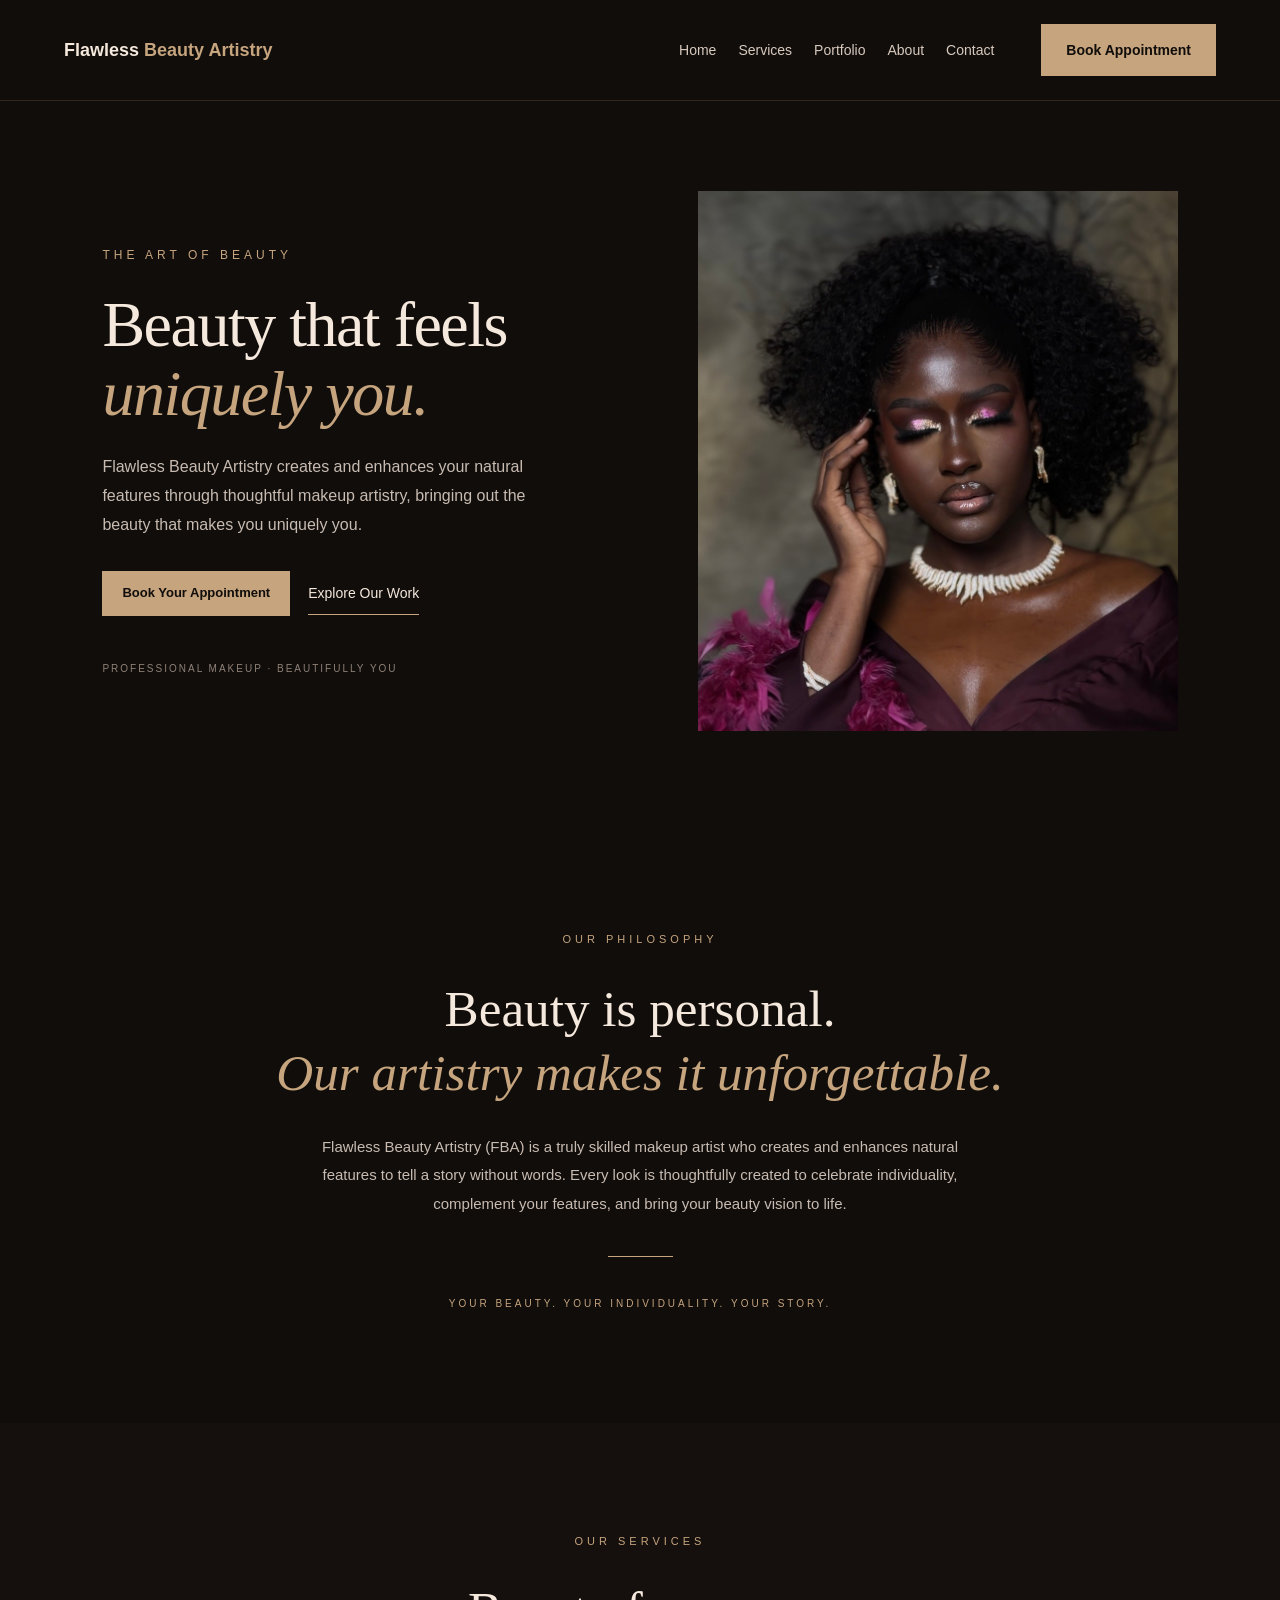
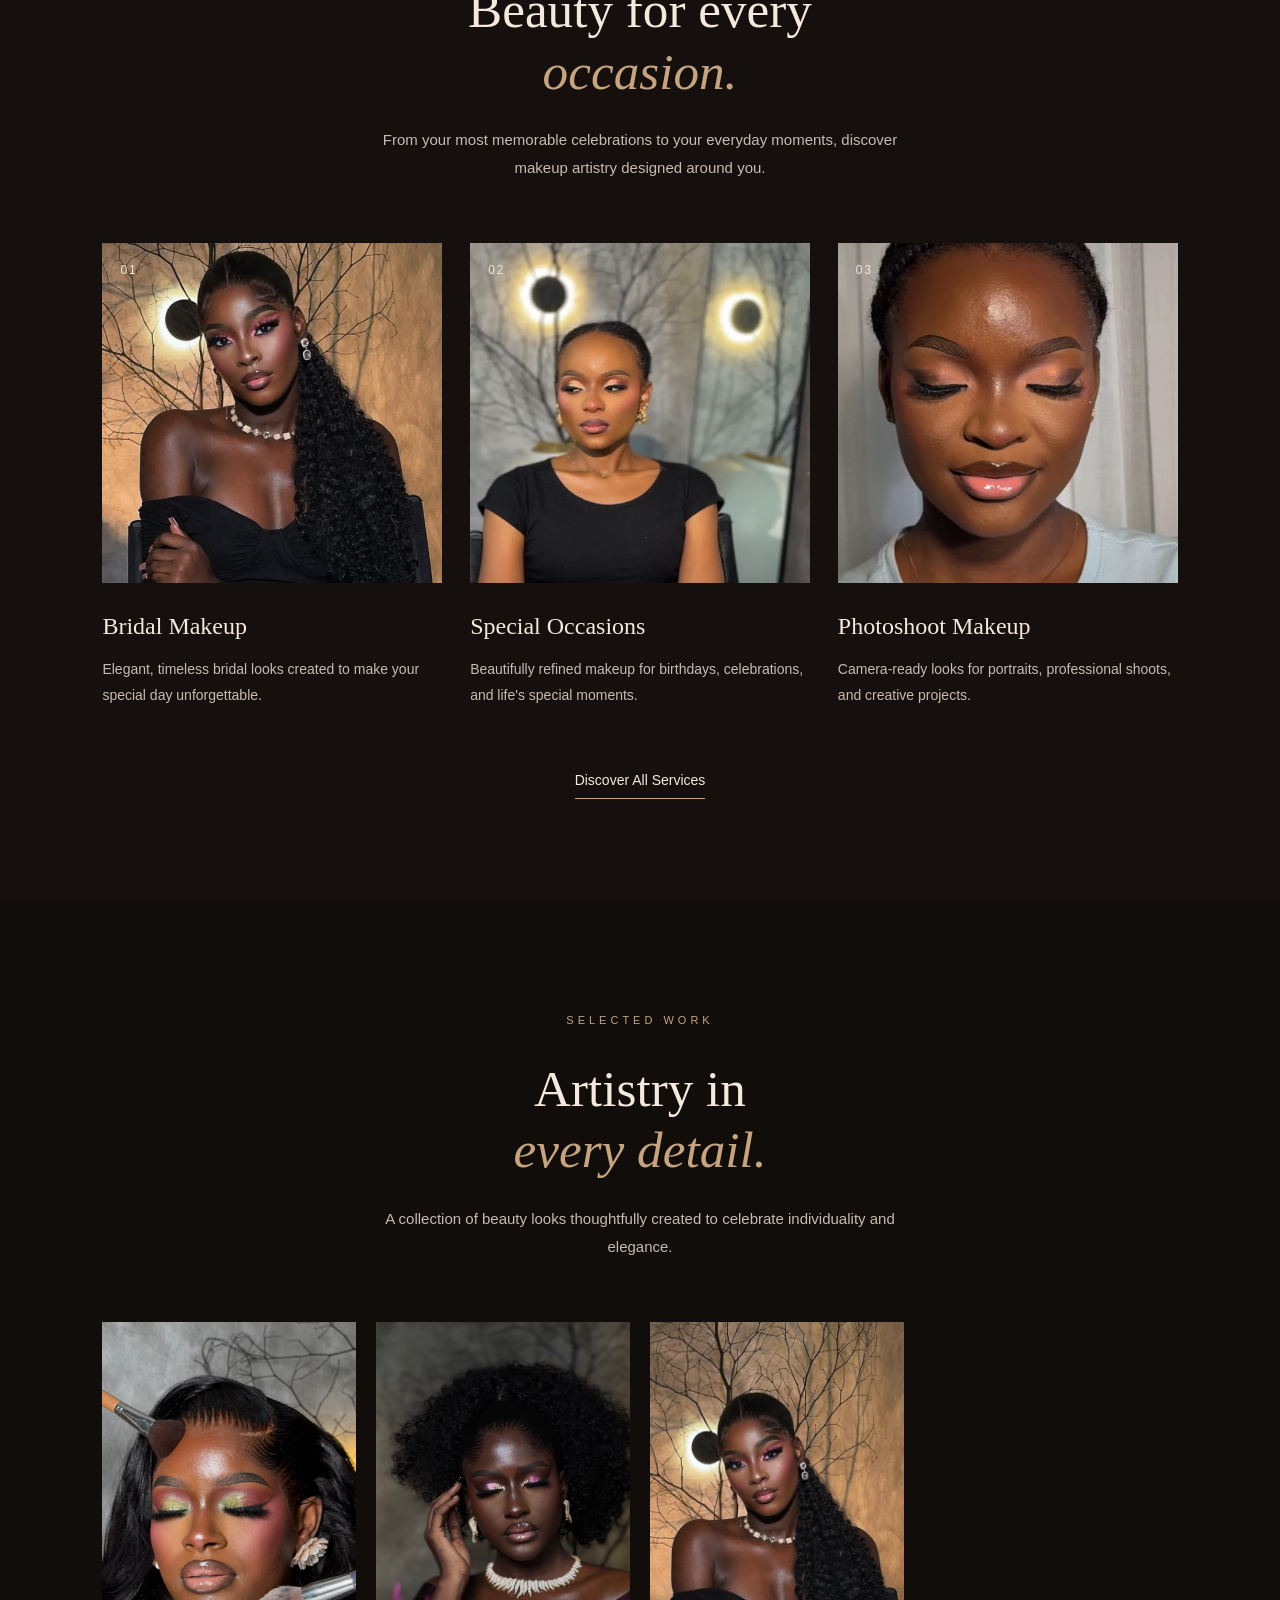
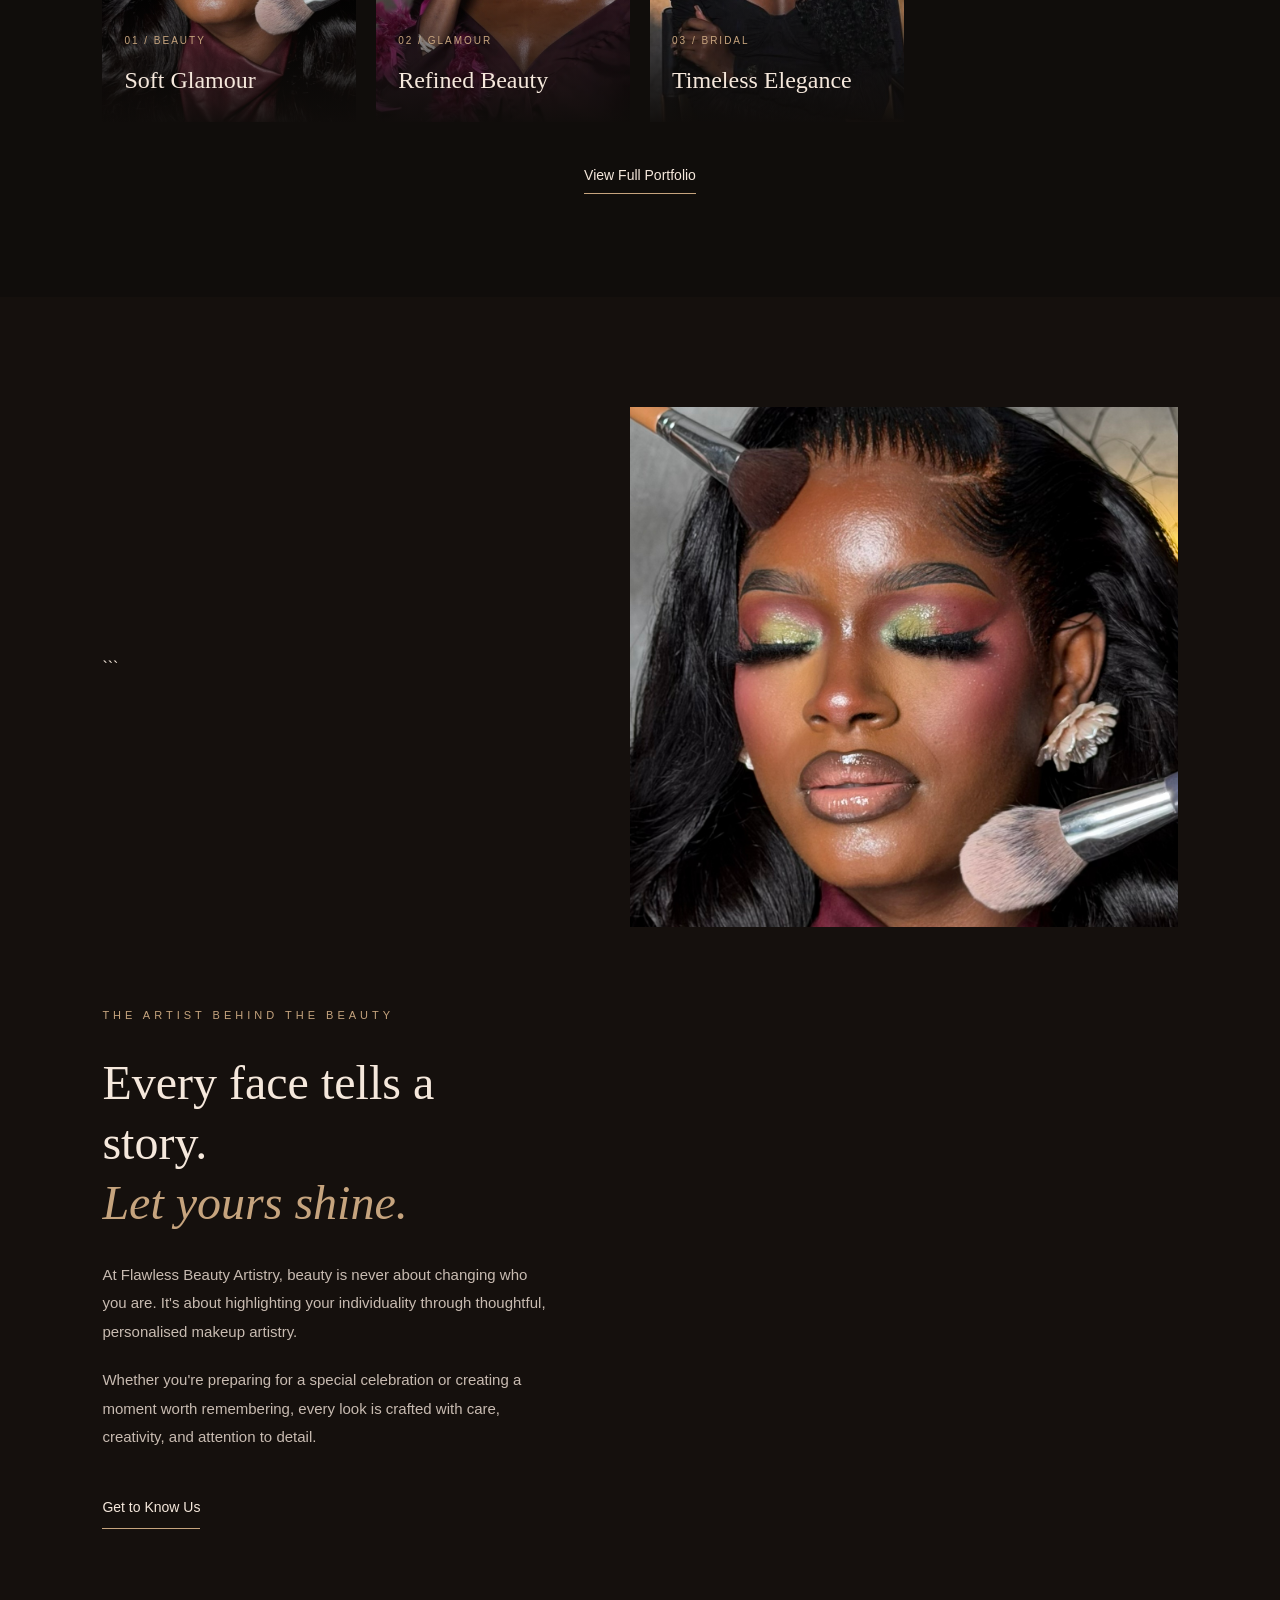
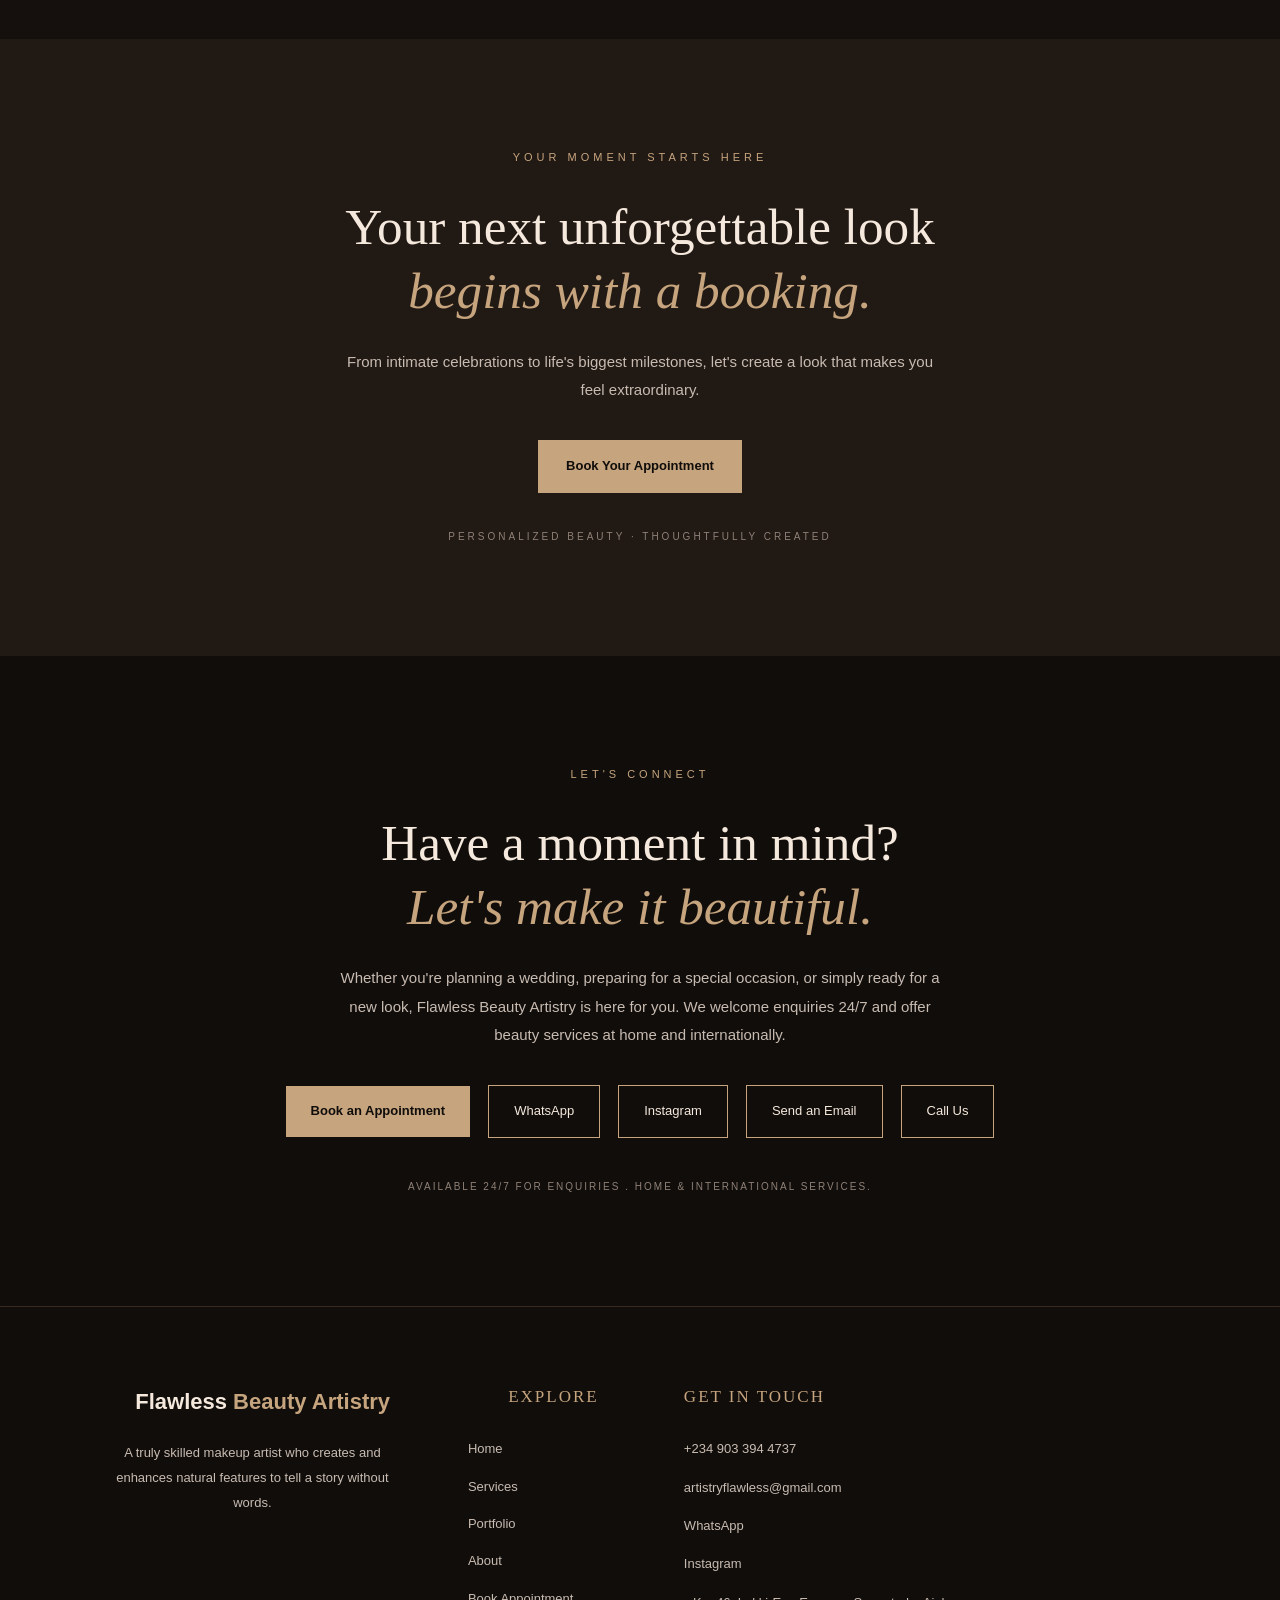
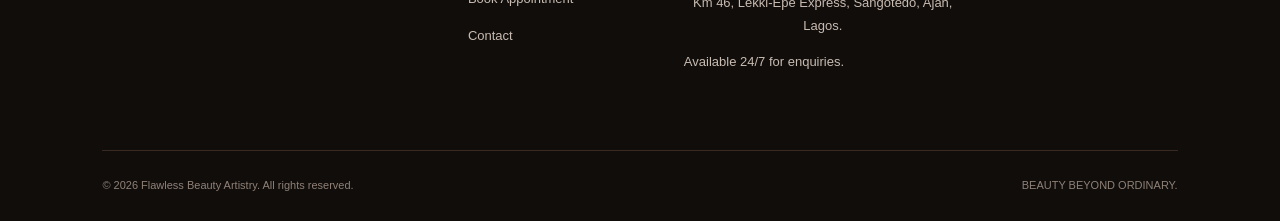
<file: index.html>
<!DOCTYPE html>
<html lang="en">

<head>
    <meta charset="UTF-8">
    <meta name="viewport" content="width=device-width, initial-scale=1.0">

    <link rel="shortcut icon" href="Flawless Beauty Artistry Logo.png" type="image/x-icon">

    <link rel="stylesheet" href="style.css">

    <title> Flawless Beauty Artistry </title>


</head>

<body>

    <header class="site-header">

        <a href="index.html" class="logo">
            Flawless <span>Beauty Artistry</span>
        </a>

        <button class="menu-toggle" type="button" aria-label="Open navigation menu" aria-expanded="false"
            aria-controls="primary-navigation">

            <span></span>
            <span></span>
            <span></span>

        </button>

        <nav class="main-nav" id="primary-navigation">

            <a href="index.html">Home</a>
            <a href="services.html">Services</a>
            <a href="portfolio.html">Portfolio</a>
            <a href="about.html">About</a>
            <a href="contact.html">Contact</a>

            <a href="booking.html" class="booking-button">
                Book Appointment
            </a>

        </nav>

    </header>


    <!-- HERO SECTION -->

    <section class="hero">

        <div class="hero-content">

            <p class="hero-label">THE ART OF BEAUTY</p>

            <h1>
                Beauty that feels
                <span>uniquely you.</span>
            </h1>

            <p class="hero-description">
                Flawless Beauty Artistry creates and enhances your
                natural features through thoughtful makeup artistry,
                bringing out the beauty that makes you uniquely you.
            </p>

            <div class="hero-buttons">
                <a href="booking.html" class="booking-button">
                    Book Your Appointment
                </a>

                <a href="portfolio.html" class="secondary-button">
                    Explore Our Work
                </a>
            </div>

            <p class="hero-note">
                PROFESSIONAL MAKEUP · BEAUTIFULLY YOU
            </p>

        </div>

        <div class="hero-image">
            <img src="./IMG_1028EN.jpg" alt="Professional makeup look for Flawless Beauty Artistry">
        </div>

    </section>


    <!-- BRAND INTRODUCTION SECTION -->

    <section class="brand-intro">


        <div class="brand-intro-content">

            <p class="section-label">OUR PHILOSOPHY</p>

            <h2>
                Beauty is personal.
                <span>Our artistry makes it unforgettable.</span>
            </h2>

            <p class="brand-description">
                Flawless Beauty Artistry (FBA) is a truly skilled
                makeup artist who creates and enhances natural
                features to tell a story without words.

                Every look is thoughtfully created to celebrate
                individuality, complement your features, and
                bring your beauty vision to life.
            </p>

            <div class="brand-divider"></div>

            <p class="brand-signature">
                YOUR BEAUTY. YOUR INDIVIDUALITY. YOUR STORY.
            </p>

        </div>

    </section>

    <!-- SERVICES SECTION -->

    <section class="services-section" id="services">


        <div class="services-heading">
            <p class="section-label">OUR SERVICES</p>

            <h2>
                Beauty for every
                <span>occasion.</span>
            </h2>

            <p class="services-intro">
                From your most memorable celebrations to your everyday moments,
                discover makeup artistry designed around you.
            </p>
        </div>

        <div class="services-grid">

            <!-- Service 1 -->
            <article class="service-card">
                <div class="service-image bridal-image">
                    <img src="./tpwhatsApp Image 2026-10-29 at 15.45.17.jpeg"
                        alt="Bridal makeup look by Flawless Beauty Artistry">

                    <span>01</span>

                </div>

                <div class="service-info">
                    <h3>Bridal Makeup</h3>

                    <p>
                        Elegant, timeless bridal looks created to make
                        your special day unforgettable.
                    </p>
                </div>
            </article>

            <!-- Service 2 -->

            <article class="service-card">
                <div class="service-image occasion-image">

                    <img src="./WhatsApp Image 2026-10-29 at 15.45.16.jpeg"
                        alt="Special occasions makeup look by Flawless Beauty Artistry">
                    <span>02</span>
                </div>

                <div class="service-info">
                    <h3>Special Occasions</h3>

                    <p>
                        Beautifully refined makeup for birthdays,
                        celebrations, and life's special moments.
                    </p>
                </div>
            </article>

            <!-- Service 3 -->

            <article class="service-card">

                <div class="service-image photoshoot-image">

                    <img src="./WhatsApp Image 2026-10-29 at 15.45np.16.jpeg"
                        alt="Photoshoot makeup look by Flawless Beauty Artistry">

                    <span>03</span>
                </div>

                <div class="service-info">
                    <h3>Photoshoot Makeup</h3>

                    <p>
                        Camera-ready looks for portraits, professional
                        shoots, and creative projects.
                    </p>
                </div>
            </article>

        </div>

        <div class="services-footer">
            <a href="services.html" class="secondary-button">
                Discover All Services
            </a>
        </div>

    </section>


    <!-- PORTFOLIO SECTION -->

    <section class="portfolio-section" id="portfolio">


        <div class="portfolio-heading">
            <p class="section-label">SELECTED WORK</p>

            <h2>
                Artistry in
                <span>every detail.</span>
            </h2>

            <p class="portfolio-intro">
                A collection of beauty looks thoughtfully created
                to celebrate individuality and elegance.
            </p>
        </div>

        <div class="portfolio-grid">

            <article class="portfolio-item">
                <img src="IMG_0845EN.jpg" alt="Makeup artistry look">

                <div class="portfolio-caption">
                    <span>01 / BEAUTY</span>
                    <h3>Soft Glamour</h3>
                </div>
            </article>

            <article class="portfolio-item">
                <img src="IMG_1028EN.jpg" alt="Professional makeup artistry">

                <div class="portfolio-caption">
                    <span>02 / GLAMOUR</span>
                    <h3>Refined Beauty</h3>
                </div>
            </article>

            <article class="portfolio-item">
                <img src="./tpwhatsApp Image 2026-10-29 at 15.45.17.jpeg" alt="Bridal makeup artistry">

                <div class="portfolio-caption">
                    <span>03 / BRIDAL</span>
                    <h3>Timeless Elegance</h3>
                </div>
            </article>

        </div>

        <div class="portfolio-footer">
            <a href="portfolio.html" class="secondary-button">
                View Full Portfolio
            </a>
        </div>

    </section>

    <!-- ABOUT THE ARTIST SECTION -->

    <section class="about-artist" id="about">

        ```
        <div class="about-artist-image">
            <img src="IMG_0845EN.jpg" alt="Makeup artistry by Flawless Beauty Artistry">
        </div>

        <div class="about-artist-content">

            <p class="section-label">THE ARTIST BEHIND THE BEAUTY</p>

            <h2>
                Every face tells a story.
                <span>Let yours shine.</span>
            </h2>

            <p class="about-artist-description">
                At Flawless Beauty Artistry, beauty is never about changing
                who you are. It's about highlighting your individuality
                through thoughtful, personalised makeup artistry.
            </p>

            <p class="about-artist-description">
                Whether you're preparing for a special celebration or
                creating a moment worth remembering, every look is crafted
                with care, creativity, and attention to detail.
            </p>

            <a href="about.html" class="secondary-button">
                Get to Know Us
            </a>

        </div>

    </section>

    <!-- BOOKING CALL-TO-ACTION SECTION -->

    <section class="booking-cta" id="book">


        <p class="section-label">YOUR MOMENT STARTS HERE</p>

        <h2>
            Your next unforgettable look
            <span>begins with a booking.</span>
        </h2>

        <p class="booking-cta-description">
            From intimate celebrations to life's biggest milestones,
            let's create a look that makes you feel extraordinary.
        </p>

        <a href="booking.html" class="booking-cta-button">
            Book Your Appointment
        </a>

        <p class="booking-cta-note">
            PERSONALIZED BEAUTY · THOUGHTFULLY CREATED
        </p>


    </section>


    <!-- CONTACT SECTION -->

    <section class="contact-section" id="contact">


        <p class="section-label">LET'S CONNECT</p>

        <h2>
            Have a moment in mind?
            <span>Let's make it beautiful.</span>
        </h2>

        <p class="contact-description">
            Whether you're planning a wedding, preparing for a special
            occasion, or simply ready for a new look, Flawless Beauty
            Artistry is here for you. We welcome enquiries 24/7 and
            offer beauty services at home and internationally.
        </p>

        <div class="contact-links">

            <a href="booking.html" class="contact-link">
                Book an Appointment
            </a>

            <a href="https://wa.me/2349033944737" class="contact-link secondary-contact-link" target="_blank"
                rel="noopener noreferrer">
                WhatsApp
            </a>

            <a href="https://www.instagram.com/flawlessbeautyartistry001/" class="contact-link secondary-contact-link"
                target="_blank" rel="noopener noreferrer">
                Instagram
            </a>

            <a href="mailto:artistryflawless@gmail.com" class="contact-link secondary-contact-link">
                Send an Email
            </a>

            <a href="tel:+2349033944737" class="contact-link secondary-contact-link">
                Call Us
            </a>

        </div>

        <p class="contact-note">
            AVAILABLE 24/7 FOR ENQUIRIES . HOME & INTERNATIONAL SERVICES.
        </p>

    </section>


    <!-- WEBSITE FOOTER -->

    <footer class="site-footer">


        <div class="footer-main">

            <div class="footer-brand">
                <a href="index.html" class="footer-logo">
                    Flawless <span>Beauty Artistry</span>
                </a>

                <p>
                    A truly skilled makeup artist who creates and
                    enhances natural features to tell a story without words.
                </p>
            </div>

            <div class="footer-navigation">
                <h3>EXPLORE</h3>

                <a href="index.html">Home</a>
                <a href="services.html">Services</a>
                <a href="portfolio.html">Portfolio</a>
                <a href="about.html">About</a>
                <a href="booking.html">Book Appointment</a>
                <a href="contact.html">Contact</a>
                
            </div>

            <div class="footer-contact">
                <h3>GET IN TOUCH</h3>

                <a href="tel:+2349033944737">
                    +234 903 394 4737
                </a>

                <a href="mailto:artistryflawless@gmail.com">
                    artistryflawless@gmail.com
                </a>

                <a href="https://wa.me/2349033944737" target="_blank" rel="noopener noreferrer">
                    WhatsApp
                </a>

                <a href="https://www.instagram.com/flawlessbeautyartistry001/" target="_blank"
                    rel="noopener noreferrer">
                    Instagram
                </a>

                <p>
                    Km 46, Lekki-Epe Express,
                    Sangotedo, Ajah, Lagos.
                </p>

                <p>Available 24/7 for enquiries.</p>
            </div>

        </div>

        <div class="footer-bottom">
            <p>&copy; 2026 Flawless Beauty Artistry. All rights reserved.</p>

            <p>BEAUTY BEYOND ORDINARY.</p>
        </div>


    </footer>


    <script src="script.js"></script>
</body>

</html>
</file>
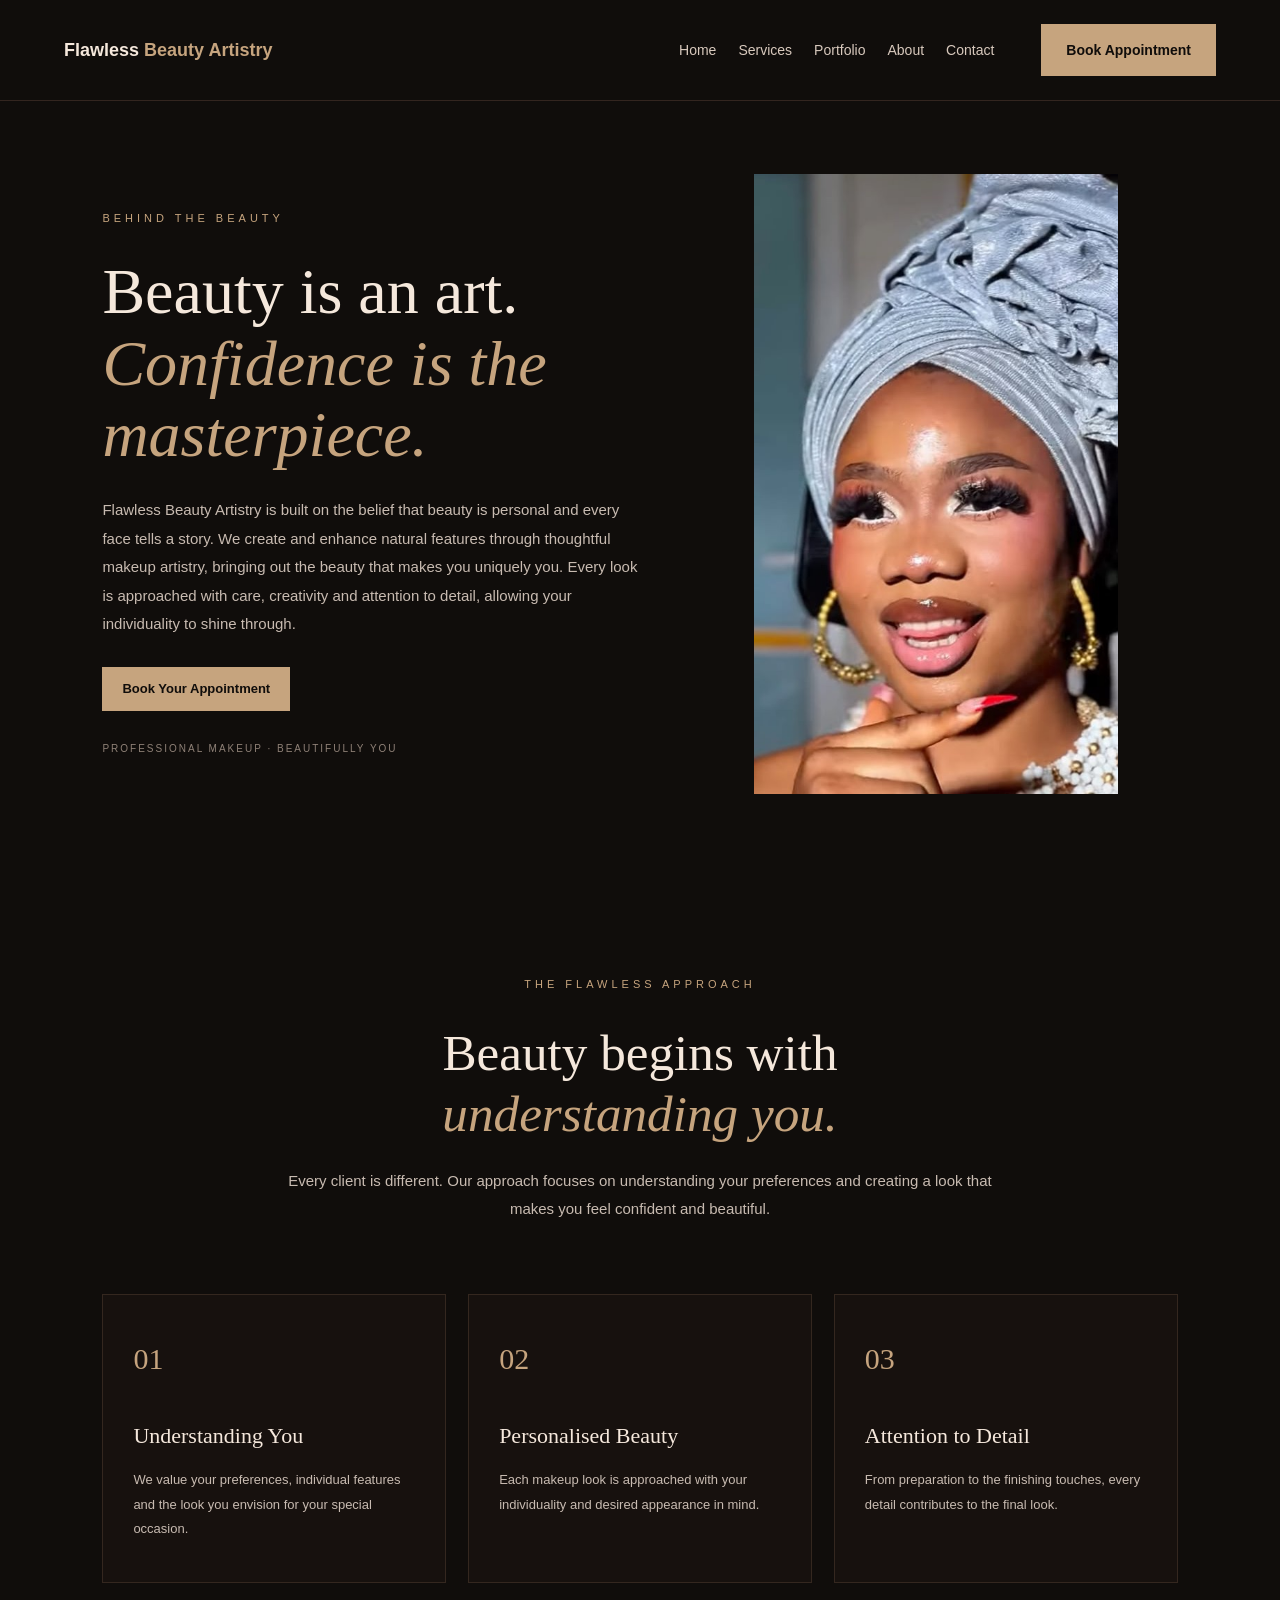
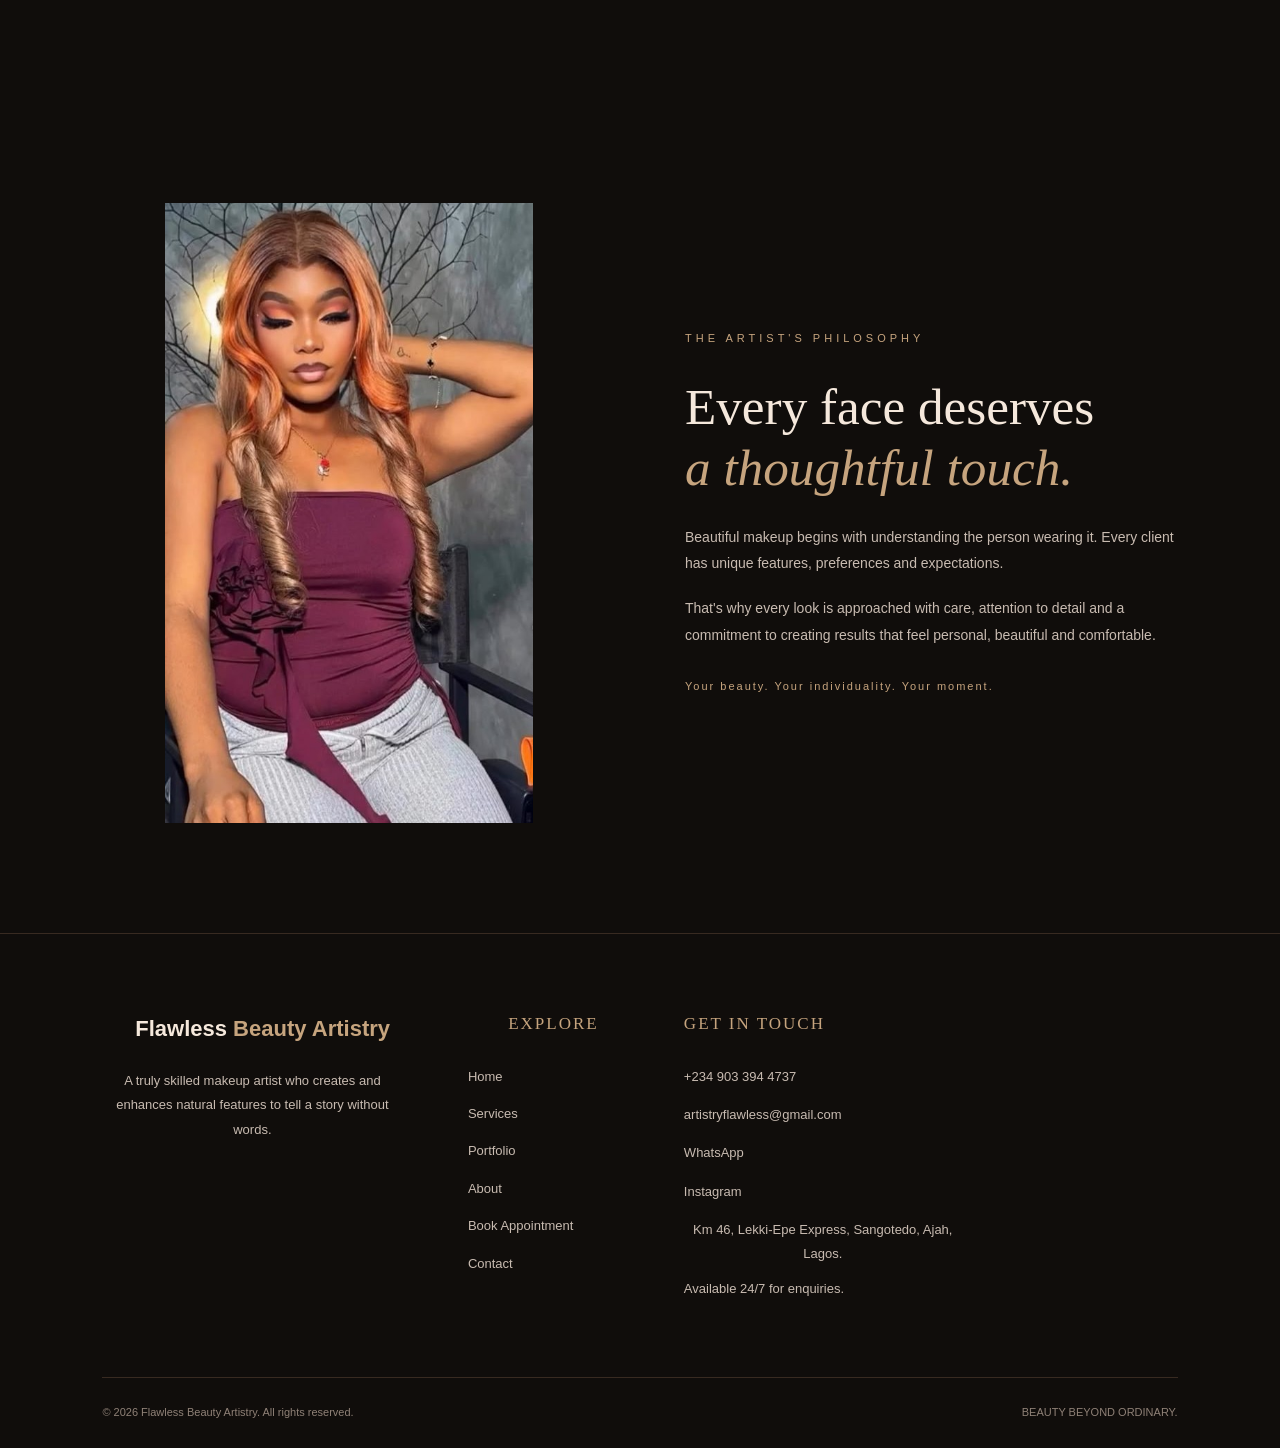
<file: about.html>
<!DOCTYPE html>
<html lang="en">

<head>
  <meta charset="UTF-8">
  <meta name="viewport" content="width=device-width, initial-scale=1.0">

  <link rel="shortcut icon" href="Flawless Beauty Artistry Logo.png" type="image/x-icon">

  <link rel="stylesheet" href="style.css">

  <title> About Us | Flawless Beauty Artistry </title>

</head>

<body>

  <!-- WEBSITE HEADER -->

  <header class="site-header">

    <a href="index.html" class="logo">
      Flawless <span>Beauty Artistry</span>
    </a>

    <button class="menu-toggle" type="button" aria-label="Open navigation menu" aria-expanded="false"
      aria-controls="primary-navigation">

      <span></span>
      <span></span>
      <span></span>

    </button>

    <nav class="main-nav" id="primary-navigation">

      <a href="index.html">Home</a>
      <a href="services.html">Services</a>
      <a href="portfolio.html">Portfolio</a>
      <a href="about.html">About</a>
      <a href="contact.html">Contact</a>

      <a href="booking.html" class="booking-button">
        Book Appointment
      </a>

    </nav>

  </header>


  <!-- ABOUT HERO SECTION -->

  <section class="about-hero">

    <div class="about-hero-content">

      <p class="section-label">BEHIND THE BEAUTY</p>

      <h1>
        Beauty is an art.
        <span>Confidence is the masterpiece.</span>
      </h1>

      <p class="about-hero-description">
        Flawless Beauty Artistry is built on the belief that
        beauty is personal and every face tells a story.

        We create and enhance natural features through
        thoughtful makeup artistry, bringing out the beauty
        that makes you uniquely you.

        Every look is approached with care, creativity and
        attention to detail, allowing your individuality
        to shine through.
      </p>

      <a href="booking.html" class="booking-button">
        Book Your Appointment
      </a>

      <p class="about-hero-note">
        PROFESSIONAL MAKEUP · BEAUTIFULLY YOU
      </p>

    </div>


    <div class="about-hero-image">

      <img src="./Flawlwess beauty artistry images/aiWhatsApp Image 2026-10-31 at 14.53.58.jpeg"
        alt="Makeup artistry by Flawless Beauty Artistry">

    </div>

  </section>


  <!-- THE FLAWLESS APPROACH SECTION -->

  <section class="flawless-approach">

    <div class="approach-heading">

      <p class="section-label">THE FLAWLESS APPROACH</p>

      <h2>
        Beauty begins with
        <span>understanding you.</span>
      </h2>

      <p>
        Every client is different. Our approach focuses on
        understanding your preferences and creating a look
        that makes you feel confident and beautiful.
      </p>

    </div>

    <div class="approach-grid">

      <article class="approach-card">

        <span class="approach-number">01</span>

        <h3>Understanding You</h3>

        <p>
          We value your preferences, individual features
          and the look you envision for your special occasion.
        </p>

      </article>

      <article class="approach-card">

        <span class="approach-number">02</span>

        <h3>Personalised Beauty</h3>

        <p>
          Each makeup look is approached with your
          individuality and desired appearance in mind.
        </p>

      </article>

      <article class="approach-card">

        <span class="approach-number">03</span>

        <h3>Attention to Detail</h3>

        <p>
          From preparation to the finishing touches,
          every detail contributes to the final look.
        </p>

      </article>

    </div>

  </section>


  <!-- ARTIST PHILOSOPHY SECTION -->

  <section class="artist-philosophy">

    <div class="artist-philosophy-image">

      <img src="./Flawlwess beauty artistry images/deWhatsApp Image 2026-10-31 at 14.53.55.jpeg"
        alt="Makeup artistry by Flawless Beauty Artistry">

    </div>

    <div class="artist-philosophy-content">

      <p class="section-label">THE ARTIST'S PHILOSOPHY</p>

      <h2>
        Every face deserves
        <span>a thoughtful touch.</span>
      </h2>

      <p>
        Beautiful makeup begins with understanding the person
        wearing it. Every client has unique features,
        preferences and expectations.
      </p>

      <p>
        That's why every look is approached with care,
        attention to detail and a commitment to creating
        results that feel personal, beautiful and comfortable.
      </p>

      <p class="artist-philosophy-note">
        Your beauty. Your individuality. Your moment.
      </p>

    </div>

  </section>


  <!-- WEBSITE FOOTER -->

  <footer class="site-footer">


    <div class="footer-main">

      <div class="footer-brand">
        <a href="index.html" class="footer-logo">
          Flawless <span>Beauty Artistry</span>
        </a>

        <p>
          A truly skilled makeup artist who creates and
          enhances natural features to tell a story without words.
        </p>
      </div>

      <div class="footer-navigation">
        <h3>EXPLORE</h3>

        <a href="index.html">Home</a>
        <a href="services.html">Services</a>
        <a href="portfolio.html">Portfolio</a>
        <a href="about.html">About</a>
        <a href="booking.html">Book Appointment</a>
        <a href="contact.html">Contact</a>

      </div>

      <div class="footer-contact">
        <h3>GET IN TOUCH</h3>

        <a href="tel:+2349033944737">
          +234 903 394 4737
        </a>

        <a href="mailto:artistryflawless@gmail.com">
          artistryflawless@gmail.com
        </a>

        <a href="https://wa.me/2349033944737" target="_blank" rel="noopener noreferrer">
          WhatsApp
        </a>

        <a href="https://www.instagram.com/flawlessbeautyartistry001/" target="_blank" rel="noopener noreferrer">
          Instagram
        </a>

        <p>
          Km 46, Lekki-Epe Express,
          Sangotedo, Ajah, Lagos.
        </p>

        <p>Available 24/7 for enquiries.</p>
      </div>

    </div>

    <div class="footer-bottom">
      <p>&copy; 2026 Flawless Beauty Artistry. All rights reserved.</p>

      <p>BEAUTY BEYOND ORDINARY.</p>
    </div>


  </footer>


  <script src="script.js"></script>
</body>

</html>
</file>
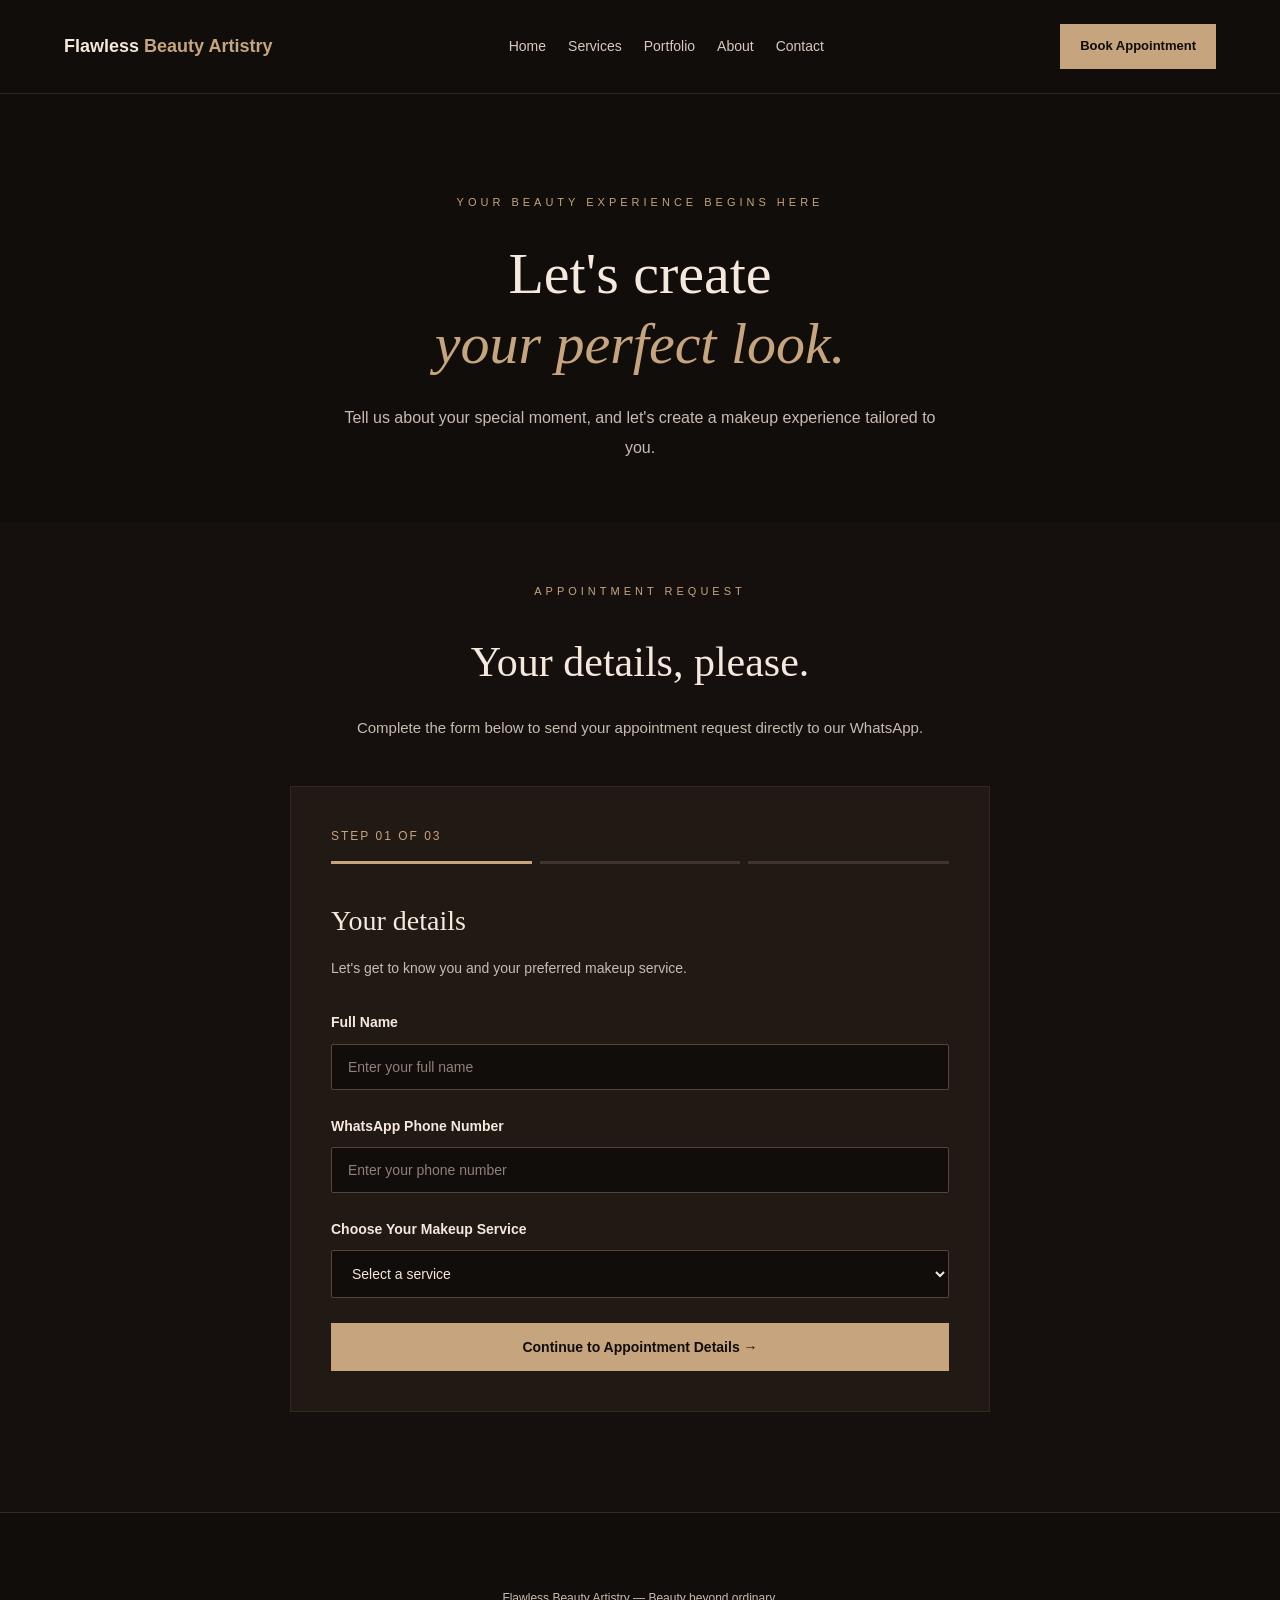
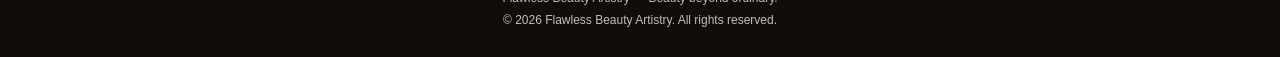
<file: booking.html>
<!DOCTYPE html>
<html lang="en">

<head>
    <meta charset="UTF-8">
    <meta name="viewport" content="width=device-width, initial-scale=1.0">

    <link rel="stylesheet" href="style.css">

    <title>Book an Appointment | Flawless Beauty Artistry</title>
</head>

<body>

    <!-- WEBSITE HEADER -->
    <header class="site-header">

        <a href="index.html" class="logo">
            Flawless <span>Beauty Artistry</span>
        </a>

        <nav class="main-nav">
            <a href="index.html">Home</a>
            <a href="services.html">Services</a>
            <a href="portfolio.html">Portfolio</a>
            <a href="about.html">About</a>
            <a href="contact.html">Contact</a>
        </nav>

        <a href="booking.html" class="booking-button">
            Book Appointment
        </a>

    </header>


    <!-- BOOKING PAGE INTRODUCTION -->
    <section class="booking-hero">

        <p class="section-label">YOUR BEAUTY EXPERIENCE BEGINS HERE</p>

        <h1>
            Let's create
            <span>your perfect look.</span>
        </h1>

        <p class="booking-intro">
            Tell us about your special moment, and let's create
            a makeup experience tailored to you.
        </p>

    </section>


    <!-- BOOKING FORM SECTION -->
    <section class="booking-form-section">

        <div class="booking-form-heading">

            <p class="section-label">APPOINTMENT REQUEST</p>

            <h2>Your details, please.</h2>

            <p>
                Complete the form below to send your appointment
                request directly to our WhatsApp.
            </p>

        </div>


        <!-- JavaScript will handle the form submission -->
        <form id="booking-form">

            <!-- BOOKING PROGRESS -->
            <div class="booking-progress">

                <p id="step-counter">STEP 01 OF 03</p>

                <div class="progress-track">
                    <span class="progress-segment active"></span>
                    <span class="progress-segment"></span>
                    <span class="progress-segment"></span>
                </div>

            </div>


            <!-- STEP 1: CUSTOMER DETAILS -->
            <div class="booking-step" id="step-1">

                <h2>Your details</h2>
                <p>Let's get to know you and your preferred makeup service.</p>

                <div class="form-group">
                    <label for="client-name">Full Name</label>

                    <input type="text" id="client-name" name="clientName" placeholder="Enter your full name" required>
                </div>


                <div class="form-group">
                    <label for="client-phone">WhatsApp Phone Number</label>

                    <input type="tel" id="client-phone" name="clientPhone" placeholder="Enter your phone number"
                        required>
                </div>


                <div class="form-group">
                    <label for="makeup-service">Choose Your Makeup Service</label>

                    <select id="makeup-service" name="makeupService" required>

                        <option value="">Select a service</option>
                        <option value="Bridal Makeup">Bridal Makeup</option>
                        <option value="Traditional Wedding Makeup">Traditional Wedding Makeup</option>
                        <option value="Special Occasion Makeup">Special Occasion Makeup</option>
                        <option value="Photoshoot Makeup">Photoshoot Makeup</option>
                        <option value="Other">Other</option>

                    </select>
                </div>


                <button type="button" class="booking-button next-step">
                    Continue to Appointment Details →
                </button>

            </div>


            <!-- STEP 2: APPOINTMENT DETAILS -->
            <div class="booking-step" id="step-2" hidden>

                <h2>Appointment details</h2>
                <p>Tell us when and where you'd like your appointment.</p>

                <div class="form-group">
                    <label for="appointment-date">Preferred Date</label>

                    <input type="date" id="appointment-date" name="appointmentDate" required>
                </div>


                <div class="form-group">
                    <label for="appointment-time">Preferred Time</label>

                    <input type="time" id="appointment-time" name="appointmentTime" required>
                </div>


                <div class="form-group">
                    <label for="appointment-location">Makeup Location</label>

                    <input type="text" id="appointment-location" name="appointmentLocation"
                        placeholder="Where will the makeup take place?" required>
                </div>


                <div class="form-group">
                    <label for="additional-notes">Additional Notes</label>

                    <textarea id="additional-notes" name="additionalNotes" rows="5"
                        placeholder="Tell us about your event or special requests..."></textarea>
                </div>


                <div class="step-navigation">

                    <button type="button" class="previous-step">
                        ← Back
                    </button>

                    <button type="button" class="booking-button next-step">
                        Review Booking →
                    </button>

                </div>

            </div>


            <!-- STEP 3: REVIEW BOOKING -->
            <div class="booking-step" id="step-3" hidden>

                <h2>Review your booking</h2>

                <p>
                    Please review your information before sending
                    your appointment request.
                </p>

                <div id="booking-summary">

                    <!-- JavaScript will display booking details here -->

                </div>

                <div class="step-navigation">

                    <button type="button" class="previous-step">
                        ← Back
                    </button>

                    <button type="submit" class="booking-button">
                        Send Booking Request →
                    </button>

                </div>

                <p class="form-note">
                    Your appointment is not confirmed until
                    Flawless Beauty Artistry reviews and confirms your request.
                </p>

            </div>

        </form>

    </section>


    <!-- WEBSITE FOOTER -->
    <footer class="site-footer">

        <p>
            Flawless Beauty Artistry — Beauty beyond ordinary.
        </p>

        <p>
            &copy; 2026 Flawless Beauty Artistry. All rights reserved.
        </p>

    </footer>


    <!-- JavaScript -->
    <script src="script.js"></script>

</body>

</html>
</file>
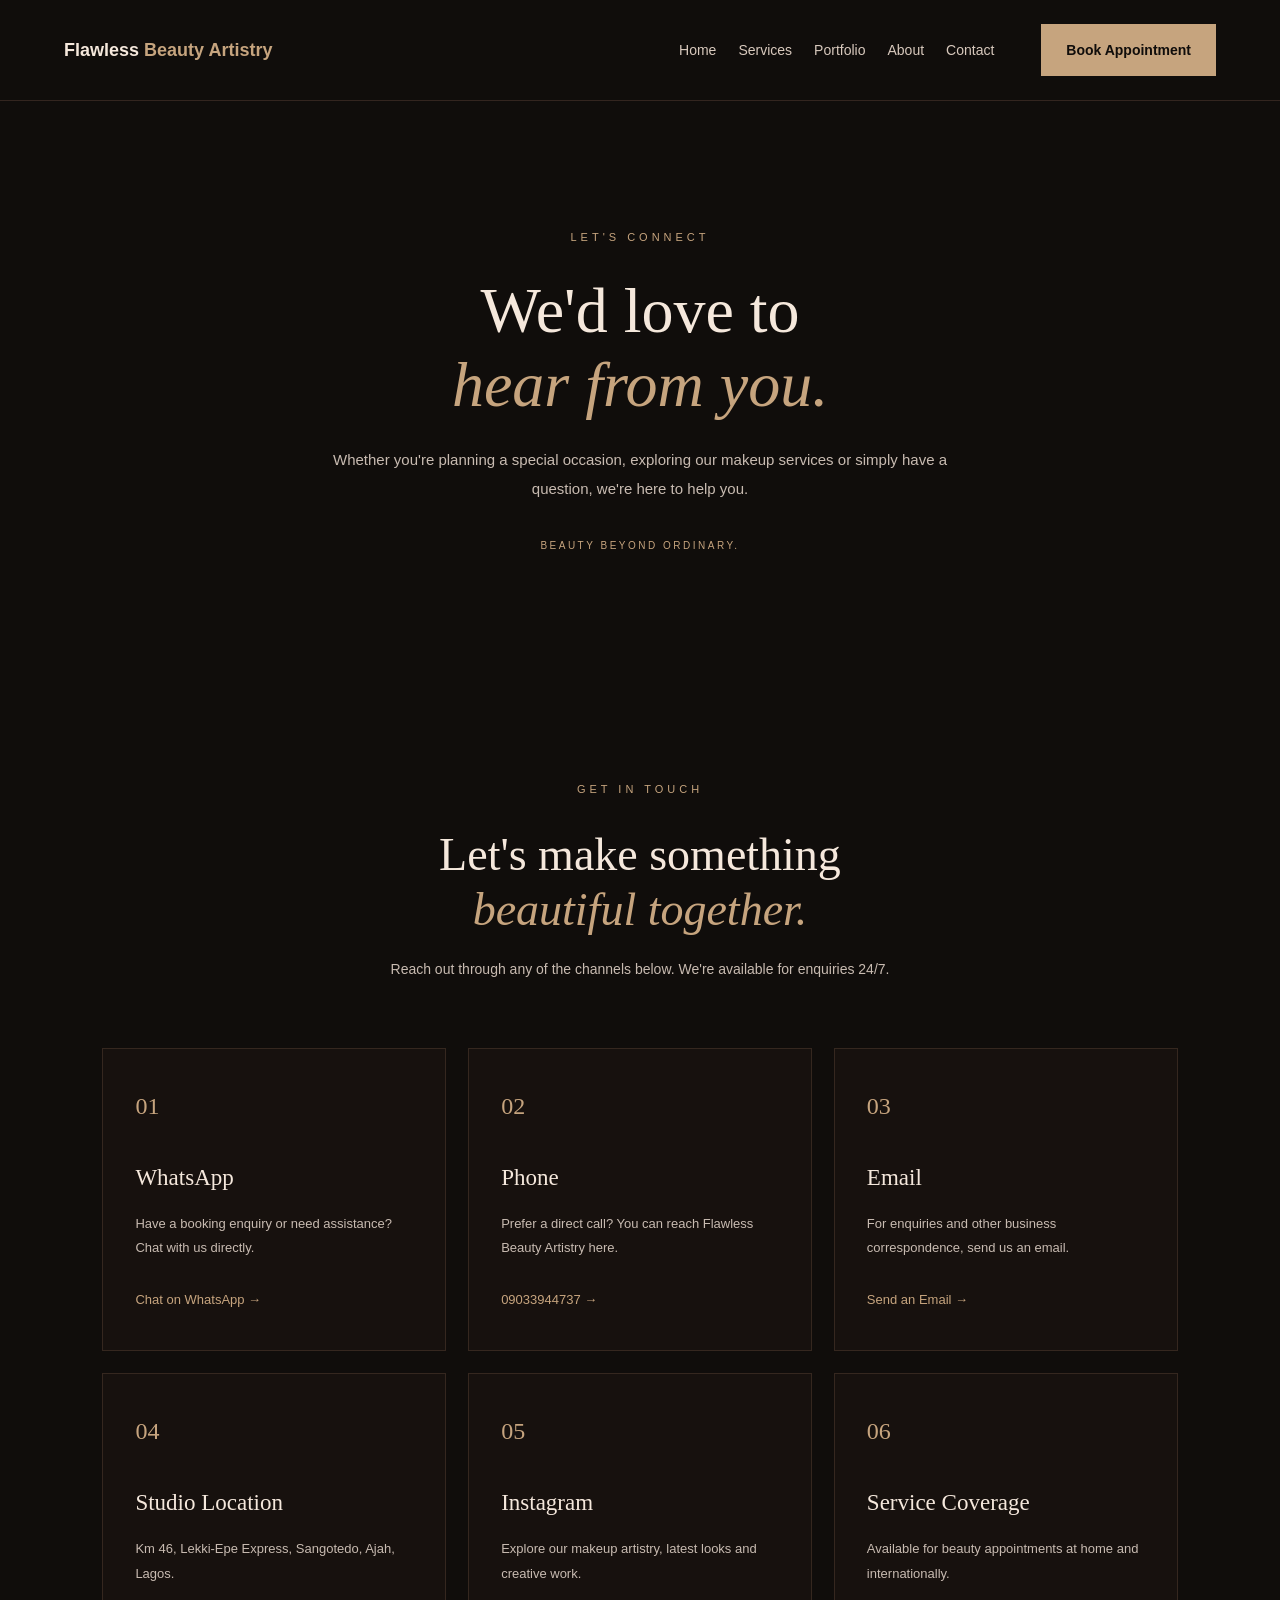
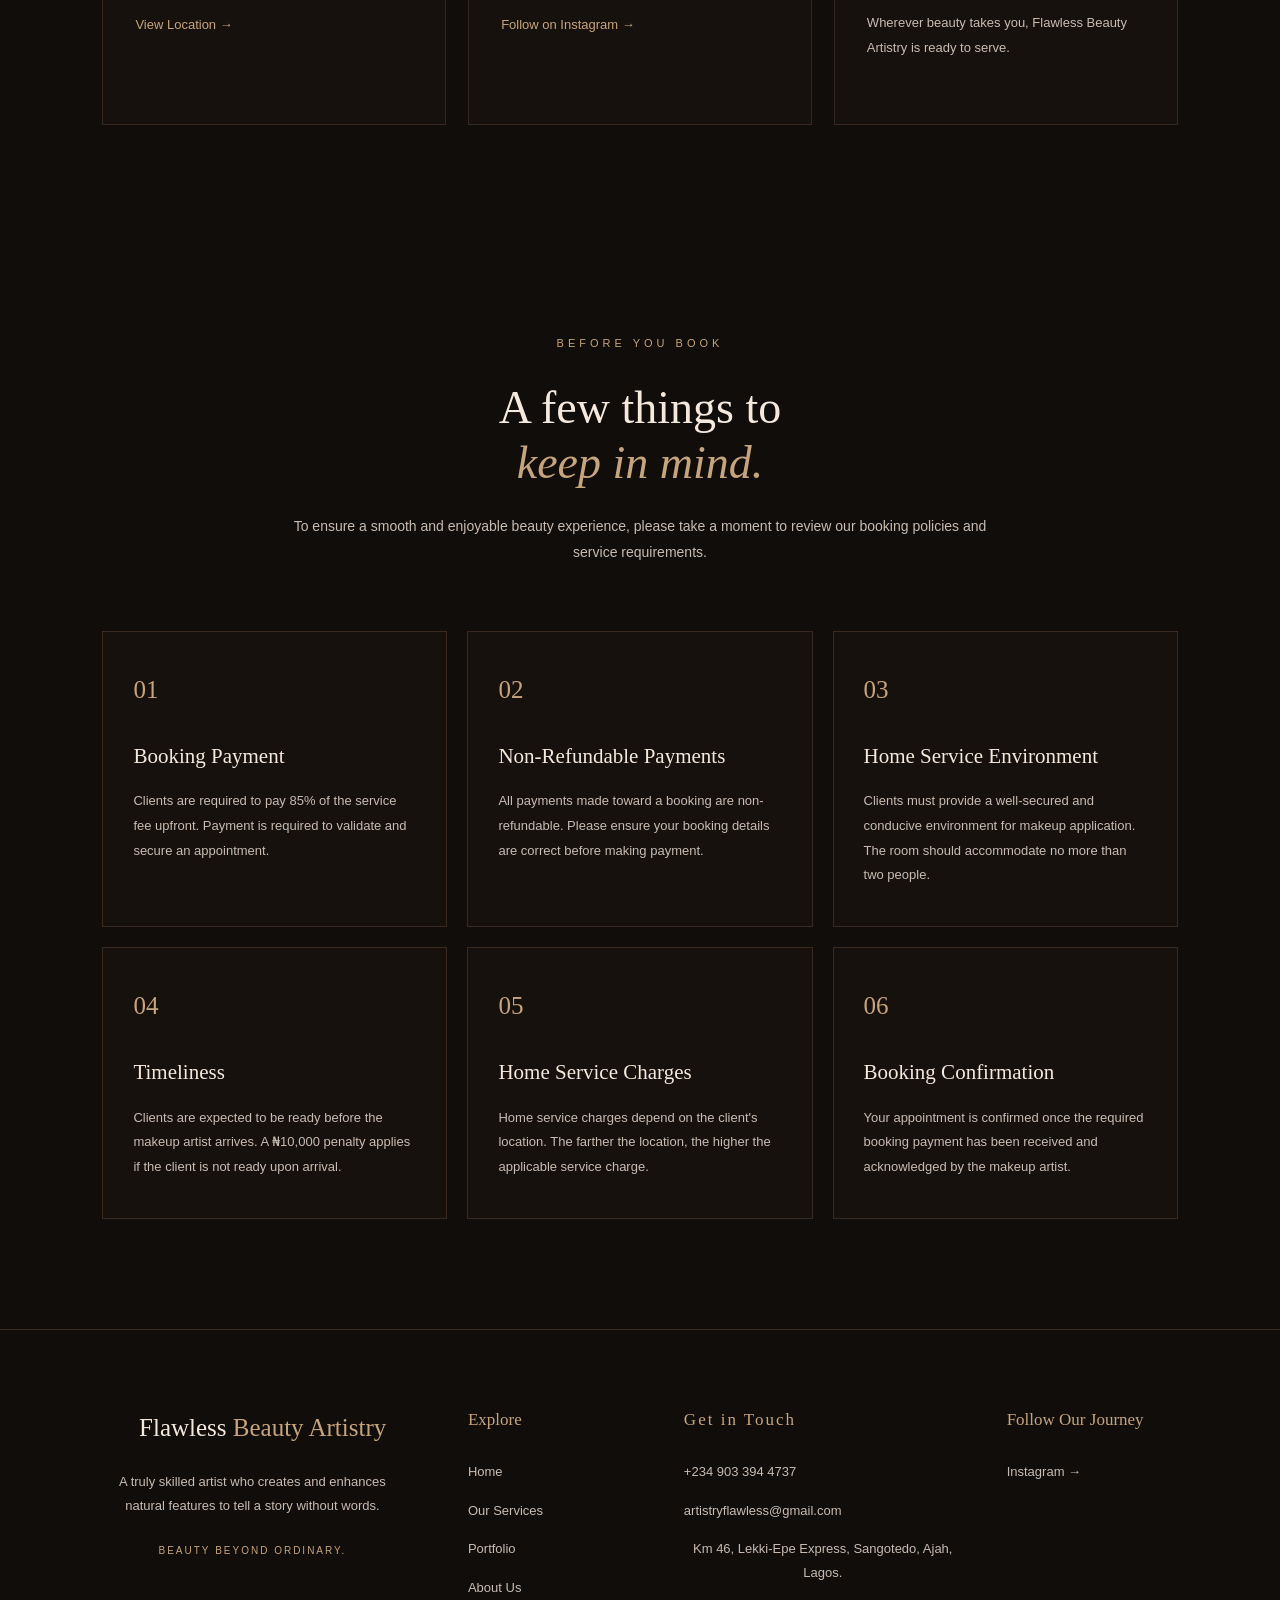
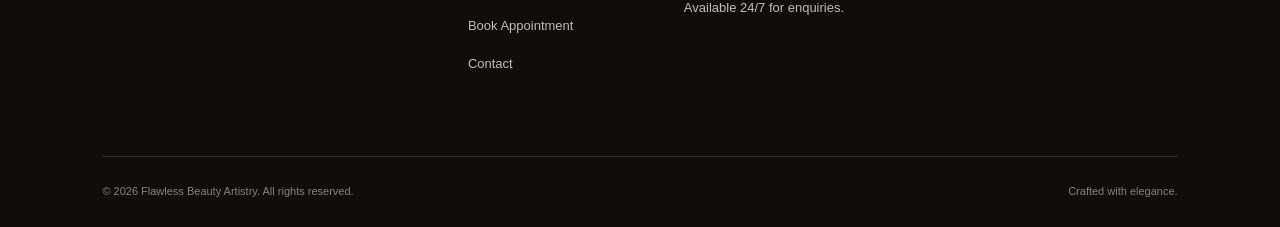
<file: contact.html>
<!DOCTYPE html>
<html lang="en">

<head>
  <meta charset="UTF-8">
  <meta name="viewport" content="width=device-width, initial-scale=1.0">

  <link rel="shortcut icon" href="Flawless Beauty Artistry Logo.png" type="image/x-icon">

  <link rel="stylesheet" href="style.css">

  <title> Contact </title>

</head>

<body>


    <!-- WEBSITE HEADER -->

<header class="site-header">

    <a href="index.html" class="logo">
        Flawless <span>Beauty Artistry</span>
    </a>

    <button class="menu-toggle"
            type="button"
            aria-label="Open navigation menu"
            aria-expanded="false"
            aria-controls="primary-navigation">

        <span></span>
        <span></span>
        <span></span>

    </button>

    <nav class="main-nav" id="primary-navigation">

        <a href="index.html">Home</a>
        <a href="services.html">Services</a>
        <a href="portfolio.html">Portfolio</a>
        <a href="about.html">About</a>
        <a href="contact.html">Contact</a>

        <a href="booking.html" class="booking-button">
            Book Appointment
        </a>

    </nav>

</header>


<!-- CONTACT HERO -->

<section class="contact-hero">

    <div class="contact-hero-content">

        <p class="section-label">LET'S CONNECT</p>

        <h1>
            We'd love to
            <span>hear from you.</span>
        </h1>

        <p class="contact-hero-description">
            Whether you're planning a special occasion,
            exploring our makeup services or simply have
            a question, we're here to help you.
        </p>

        <p class="contact-hero-note">
            BEAUTY BEYOND ORDINARY.
        </p>

    </div>

</section>



<!-- CONTACT INFORMATION -->

<section class="contact-information">

    <div class="contact-information-heading">

        <p class="section-label">GET IN TOUCH</p>

        <h2>
            Let's make something
            <span>beautiful together.</span>
        </h2>

        <p>
            Reach out through any of the channels below.
            We're available for enquiries 24/7.
        </p>

    </div>


    <div class="contact-grid">

        <!-- WHATSAPP -->

        <article class="contact-card">

            <span class="contact-card-number">01</span>

            <h3>WhatsApp</h3>

            <p>
                Have a booking enquiry or need assistance?
                Chat with us directly.
            </p>

            <a href="https://wa.me/2349033944737"
               target="_blank"
               rel="noopener noreferrer">
                Chat on WhatsApp →
            </a>

        </article>


        <!-- PHONE -->

        <article class="contact-card">

            <span class="contact-card-number">02</span>

            <h3>Phone</h3>

            <p>
                Prefer a direct call? You can reach
                Flawless Beauty Artistry here.
            </p>

            <a href="tel:+2349033944737">
                09033944737 →
            </a>

        </article>


        <!-- EMAIL -->

        <article class="contact-card">

            <span class="contact-card-number">03</span>

            <h3>Email</h3>

            <p>
                For enquiries and other business
                correspondence, send us an email.
            </p>

            <a href="mailto:artistryflawless@gmail.com">
                Send an Email →
            </a>

        </article>


        <!-- LOCATION -->

        <article class="contact-card">

            <span class="contact-card-number">04</span>

            <h3>Studio Location</h3>

            <p>
                Km 46, Lekki-Epe Express,
                Sangotedo, Ajah, Lagos.
            </p>

            <a href="https://www.google.com/maps/search/?api=1&query=Km+46+Lekki-Epe+Express+Sangotedo+Ajah+Lagos"
               target="_blank"
               rel="noopener noreferrer">
                View Location →
            </a>

        </article>


        <!-- INSTAGRAM -->

        <article class="contact-card">

            <span class="contact-card-number">05</span>

            <h3>Instagram</h3>

            <p>
                Explore our makeup artistry,
                latest looks and creative work.
            </p>

            <a href="https://www.instagram.com/flawlessbeautyartistry001/"
               target="_blank"
               rel="noopener noreferrer">
                Follow on Instagram →
            </a>

        </article>


        <!-- SERVICE COVERAGE -->

<article class="contact-card">

    <span class="contact-card-number">06</span>

    <h3>Service Coverage</h3>

    <p>
        Available for beauty appointments at home
        and internationally.
    </p>

    <p>
        Wherever beauty takes you, Flawless Beauty
        Artistry is ready to serve.
    </p>

</article>



    </div>

</section>

<!-- STUDIO POLICIES -->

<section class="studio-policies">

    <div class="studio-policies-heading">

        <p class="section-label">BEFORE YOU BOOK</p>

        <h2>
            A few things to
            <span>keep in mind.</span>
        </h2>

        <p>
            To ensure a smooth and enjoyable beauty experience,
            please take a moment to review our booking policies
            and service requirements.
        </p>

    </div>


    <div class="policies-grid">

        <article class="policy-card">

            <span class="policy-number">01</span>

            <h3>Booking Payment</h3>

            <p>
                Clients are required to pay 85% of the service
                fee upfront. Payment is required to validate
                and secure an appointment.
            </p>

        </article>


        <article class="policy-card">

            <span class="policy-number">02</span>

            <h3>Non-Refundable Payments</h3>

            <p>
                All payments made toward a booking are
                non-refundable. Please ensure your booking
                details are correct before making payment.
            </p>

        </article>


        <article class="policy-card">

            <span class="policy-number">03</span>

            <h3>Home Service Environment</h3>

            <p>
                Clients must provide a well-secured and
                conducive environment for makeup application.
                The room should accommodate no more than
                two people.
            </p>

        </article>


        <article class="policy-card">

            <span class="policy-number">04</span>

            <h3>Timeliness</h3>

            <p>
                Clients are expected to be ready before
                the makeup artist arrives. A ₦10,000
                penalty applies if the client is not ready
                upon arrival.
            </p>

        </article>


        <article class="policy-card">

            <span class="policy-number">05</span>

            <h3>Home Service Charges</h3>

            <p>
                Home service charges depend on the client's
                location. The farther the location, the
                higher the applicable service charge.
            </p>

        </article>


        <article class="policy-card">

            <span class="policy-number">06</span>

            <h3>Booking Confirmation</h3>

            <p>
                Your appointment is confirmed once the
                required booking payment has been received
                and acknowledged by the makeup artist.
            </p>

        </article>

    </div>

</section>


<!-- FOOTER -->

<footer class="site-footer">

    <div class="footer-main">

        <!-- BRAND -->
        <div class="footer-brand">

            <h2>Flawless <span>Beauty Artistry</span></h2>

            <p>
                A truly skilled artist who creates and enhances
                natural features to tell a story without words.
            </p>

            <p class="footer-tagline">
                BEAUTY BEYOND ORDINARY.
            </p>

        </div>


        <!-- QUICK LINKS -->
        <div class="footer-links">

            <h3>Explore</h3>

            <a href="index.html">Home</a>
            <a href="services.html">Our Services</a>
            <a href="portfolio.html">Portfolio</a>
            <a href="about.html">About Us</a>
            <a href="booking.html">Book Appointment</a>
            <a href="contact.html">Contact</a>

        </div>


        <!-- CONTACT DETAILS -->
        <div class="footer-contact">

            <h3>Get in Touch</h3>

            <a href="tel:+2349033944737">
                +234 903 394 4737
            </a>

            <a href="mailto:artistryflawless@gmail.com">
                artistryflawless@gmail.com
            </a>

            <p>
                Km 46, Lekki-Epe Express,
                Sangotedo, Ajah, Lagos.
            </p>

            <p>Available 24/7 for enquiries.</p>

        </div>


        <!-- SOCIAL MEDIA -->
        <div class="footer-social">

            <h3>Follow Our Journey</h3>

            <a
                href="https://www.instagram.com/flawlessbeautyartistry001/"
                target="_blank"
                rel="noopener noreferrer"
            >
                Instagram →
            </a>

        </div>

    </div>


    <!-- FOOTER BOTTOM -->

    <div class="footer-bottom">

        <p>
            © 2026 Flawless Beauty Artistry.
            All rights reserved.
        </p>

        <p>Crafted with elegance.</p>

    </div>

</footer>



  <script src="script.js"> </script>
</body>

</html>
</file>
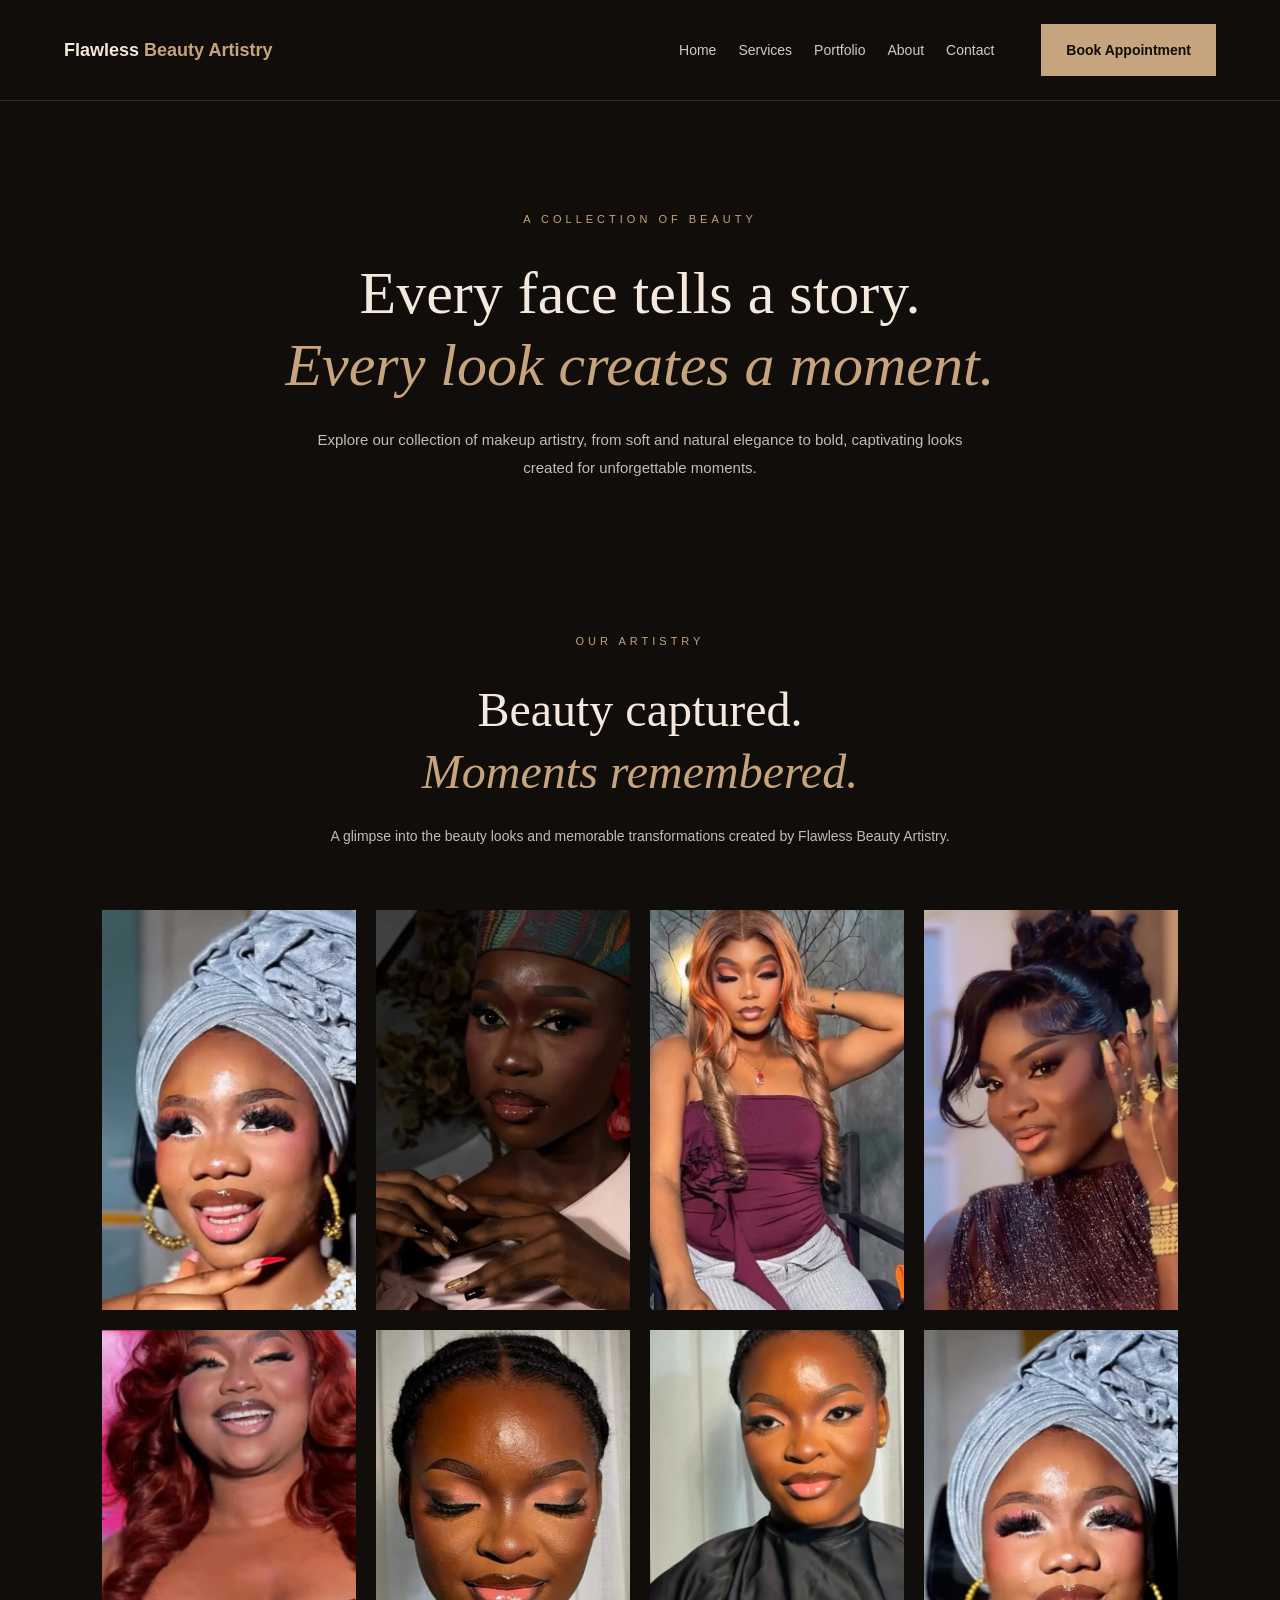
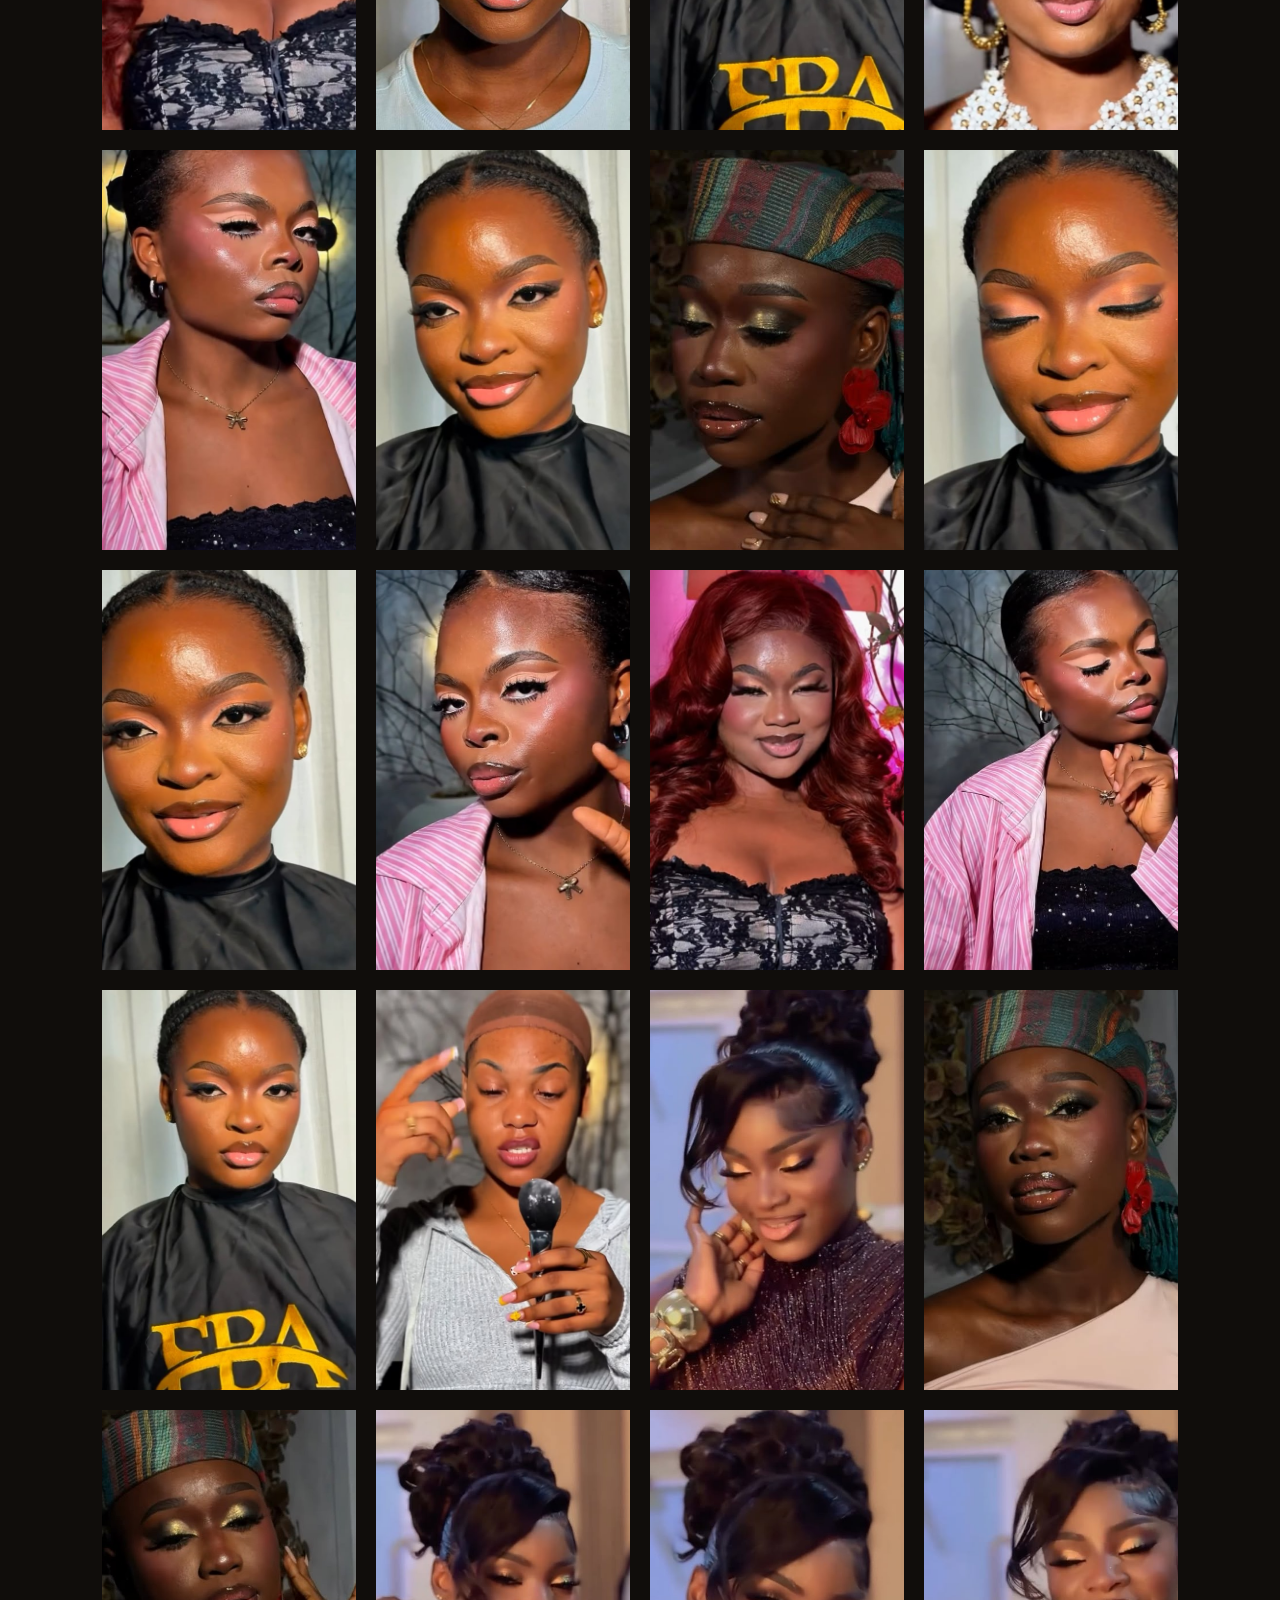
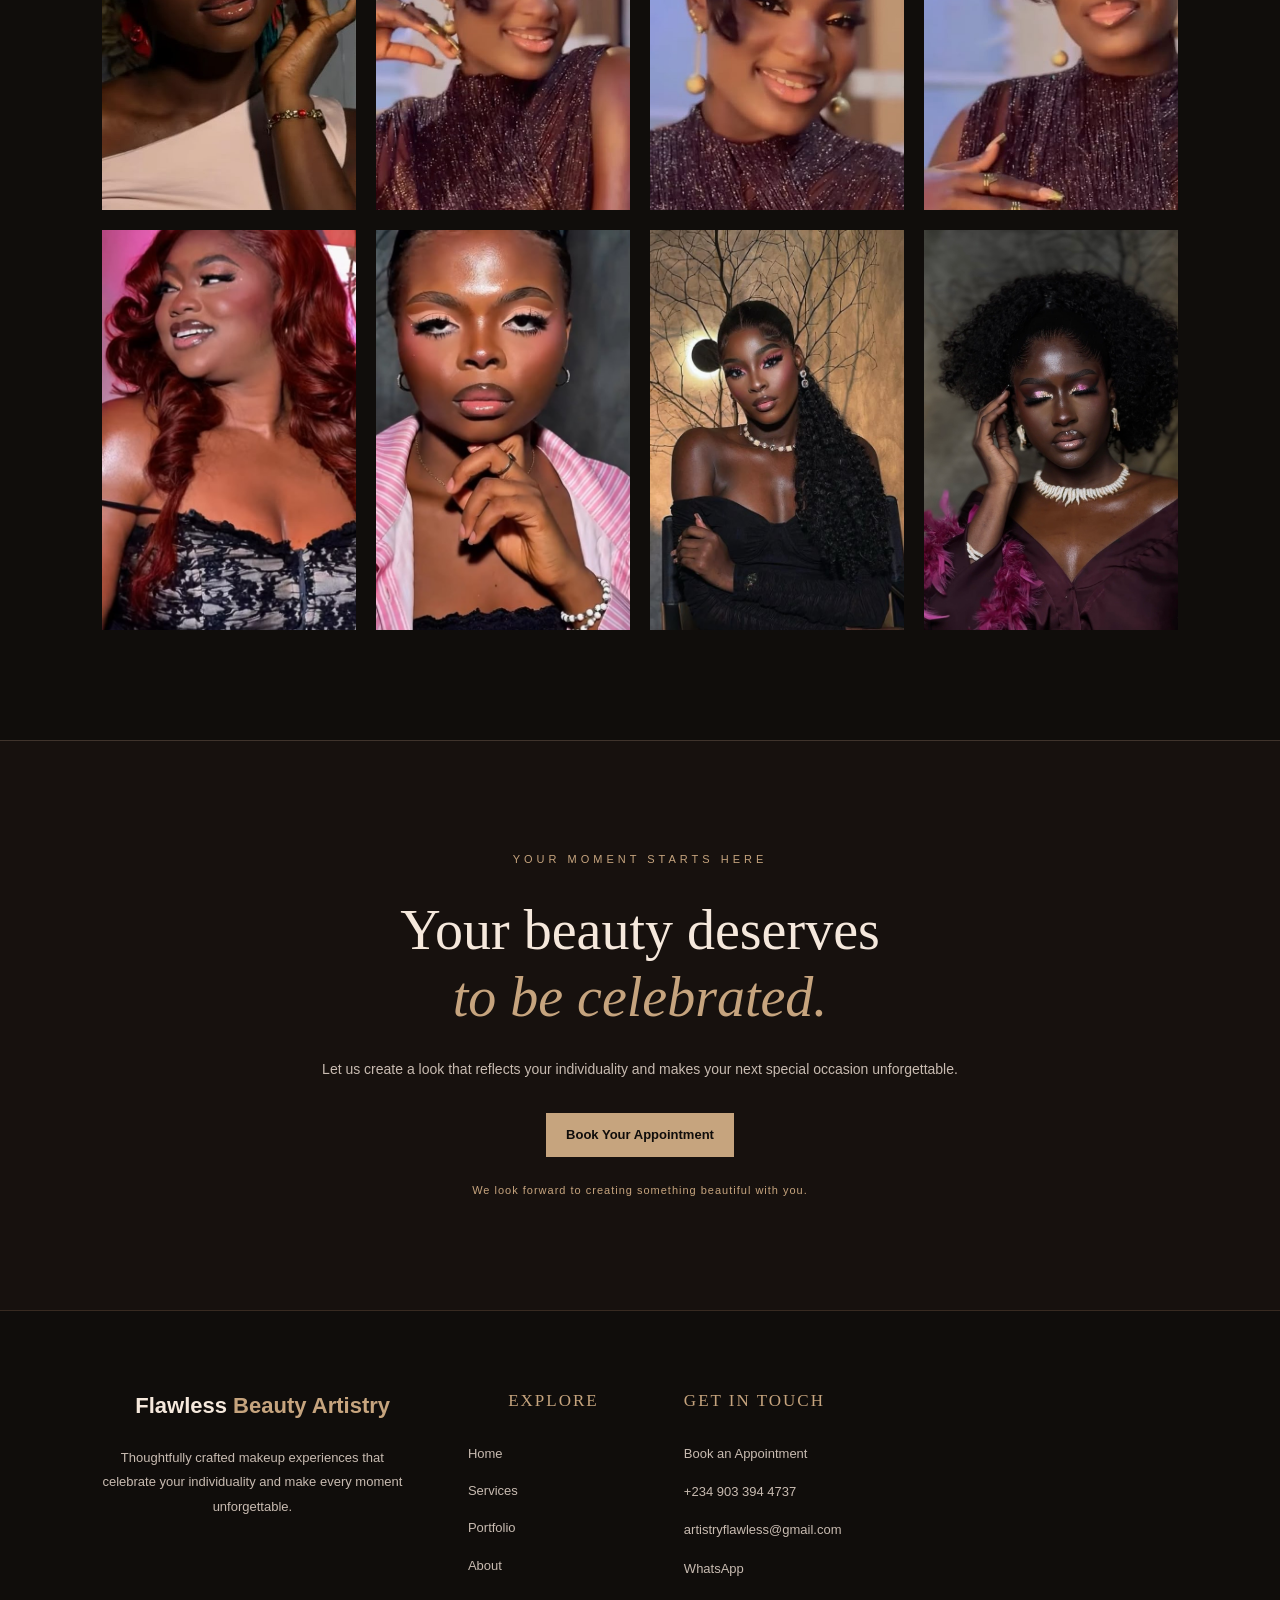
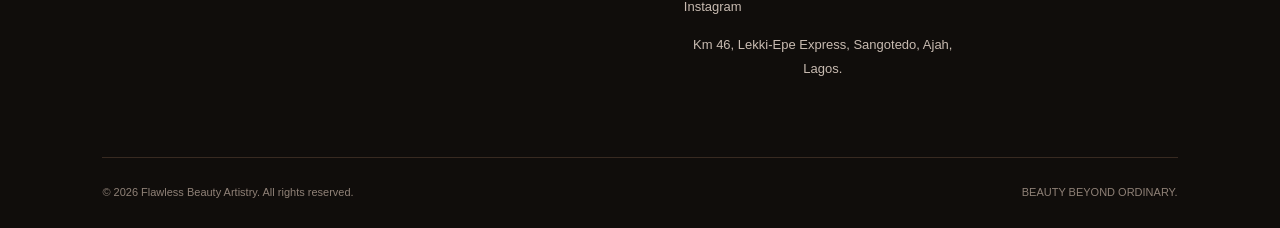
<file: portfolio.html>
<!DOCTYPE html>
<html lang="en">

<head>
  <meta charset="UTF-8">
  <meta name="viewport" content="width=device-width, initial-scale=1.0">

  <link rel="shortcut icon" href="Flawless Beauty Artistry Logo.png" type="image/x-icon">

  <link rel="stylesheet" href="style.css">

  <title> Flawless Beauty Artistry </title>

</head>

<body>


  <header class="site-header">

    <a href="index.html" class="logo">
      Flawless <span>Beauty Artistry</span>
    </a>

    <button class="menu-toggle" type="button" aria-label="Open navigation menu" aria-expanded="false"
      aria-controls="primary-navigation">

      <span></span>
      <span></span>
      <span></span>

    </button>

    <nav class="main-nav" id="primary-navigation">

      <a href="index.html">Home</a>
      <a href="services.html">Services</a>
      <a href="portfolio.html">Portfolio</a>
      <a href="about.html">About</a>
      <a href="contact.html">Contact</a>

      <a href="booking.html" class="booking-button">
        Book Appointment
      </a>

    </nav>

  </header>


<!-- PORTFOLIO INTRODUCTION -->

<section class="portfolio-hero">

    <div class="portfolio-hero-content">

        <p class="section-label">A COLLECTION OF BEAUTY</p>

        <h1>
            Every face tells a story.
            <span>Every look creates a moment.</span>
        </h1>

        <p>
            Explore our collection of makeup artistry,
            from soft and natural elegance to bold,
            captivating looks created for unforgettable moments.
        </p>

    </div>

</section>


<!-- PORTFOLIO GALLERY -->

<section class="portfolio-gallery">

    <div class="portfolio-gallery-heading">
        <p class="section-label">OUR ARTISTRY</p>

        <h2>
            Beauty captured.
            <span>Moments remembered.</span>
        </h2>

        <p>
            A glimpse into the beauty looks and memorable
            transformations created by Flawless Beauty Artistry.
        </p>
    </div>

    <div class="portfolio-grid">

        <figure class="portfolio-item">
            <img src="./Flawlwess beauty artistry images/aiWhatsApp Image 2026-10-31 at 14.53.58.jpeg" alt="Makeup look by Flawless Beauty Artistry" loading="lazy">
        </figure>

        <figure class="portfolio-item">
            <img src="./Flawlwess beauty artistry images/bnWhatsApp Image 2026-10-31 at 03.20.51.jpeg" alt="Makeup look by Flawless Beauty Artistry" loading="lazy">
        </figure>

        <figure class="portfolio-item">
            <img src="./Flawlwess beauty artistry images/deWhatsApp Image 2026-10-31 at 14.53.55.jpeg" alt="Makeup look by Flawless Beauty Artistry" loading="lazy">
        </figure>

        <figure class="portfolio-item">
            <img src="./Flawlwess beauty artistry images/epWhatsApp Image 2026-10-31 at 03.20.51.jpeg" alt="Makeup look by Flawless Beauty Artistry" loading="lazy">
        </figure>

        <figure class="portfolio-item">
            <img src="./Flawlwess beauty artistry images/eyWhatsApp Image 2026-10-31 at 14.53.57.jpeg" alt="Makeup look by Flawless Beauty Artistry" loading="lazy">
        </figure>

        <figure class="portfolio-item">
            <img src="./Flawlwess beauty artistry images/gaWhatsApp Image 2026-10-31 at 14.58.06.jpeg" alt="Makeup look by Flawless Beauty Artistry" loading="lazy">
        </figure>

        <figure class="portfolio-item">
            <img src="./Flawlwess beauty artistry images/gfWhatsApp Image 2026-10-31 at 14.58.05.jpeg" alt="Makeup look by Flawless Beauty Artistry" loading="lazy">
        </figure>

        <figure class="portfolio-item">
            <img src="./Flawlwess beauty artistry images/goWhatsApp Image 2026-10-31 at 14.53.58.jpeg" alt="Makeup look by Flawless Beauty Artistry" loading="lazy">
        </figure>

        <figure class="portfolio-item">
            <img src="./Flawlwess beauty artistry images/huWhatsApp Image 2026-10-31 at 14.53.57.jpeg" alt="Makeup look by Flawless Beauty Artistry" loading="lazy">
        </figure>

        <figure class="portfolio-item">
            <img src="./Flawlwess beauty artistry images/iuWhatsApp Image 2026-10-31 at 14.58.05.jpeg" alt="Makeup look by Flawless Beauty Artistry" loading="lazy">
        </figure>

        <figure class="portfolio-item">
            <img src="./Flawlwess beauty artistry images/ivWhatsApp Image 2026-10-31 at 03.20.51.jpeg" alt="Makeup look by Flawless Beauty Artistry" loading="lazy">
        </figure>

        <figure class="portfolio-item">
            <img src="./Flawlwess beauty artistry images/oeWhatsApp Image 2026-10-31 at 14.58.06.jpeg" alt="Makeup look by Flawless Beauty Artistry" loading="lazy">
        </figure>

        <figure class="portfolio-item">
            <img src="./Flawlwess beauty artistry images/pwWhatsApp Image 2026-10-31 at 14.58.06.jpeg" alt="Makeup look by Flawless Beauty Artistry" loading="lazy">
        </figure>

        <figure class="portfolio-item">
            <img src="./Flawlwess beauty artistry images/qfWhatsApp Image 2026-10-31 at 14.53.56.jpeg" alt="Makeup look by Flawless Beauty Artistry" loading="lazy">
        </figure>

        <figure class="portfolio-item">
            <img src="./Flawlwess beauty artistry images/qkWhatsApp Image 2026-10-31 at 14.53.58.jpeg" alt="Makeup look by Flawless Beauty Artistry" loading="lazy">
        </figure>

        <figure class="portfolio-item">
            <img src="./Flawlwess beauty artistry images/saWhatsApp Image 2026-10-31 at 14.53.57.jpeg" alt="Makeup look by Flawless Beauty Artistry" loading="lazy">
        </figure>

        <figure class="portfolio-item">
            <img src="./Flawlwess beauty artistry images/swWhatsApp Image 2026-10-31 at 14.58.05.jpeg" alt="Makeup look by Flawless Beauty Artistry" loading="lazy">
        </figure>

        <figure class="portfolio-item">
            <img src="./Flawlwess beauty artistry images/wfWhatsApp Image 2026-10-31 at 14.53.55.jpeg" alt="Makeup look by Flawless Beauty Artistry" loading="lazy">
        </figure>

        <figure class="portfolio-item">
            <img src="./Flawlwess beauty artistry images/WhatsApp ghImage 2026-10-31 at 03.20.52.jpeg" alt="Makeup look by Flawless Beauty Artistry" loading="lazy">
        </figure>

        <figure class="portfolio-item">
            <img src="./Flawlwess beauty artistry images/WhatsApp Image 2026-10-31 at 03.20.50.jpeg" alt="Makeup look by Flawless Beauty Artistry" loading="lazy">
        </figure>

        <figure class="portfolio-item">
            <img src="./Flawlwess beauty artistry images/WhatsApp Image 2026-10-31 at 03.20.51.jpeg" alt="Makeup look by Flawless Beauty Artistry" loading="lazy">
        </figure>

        <figure class="portfolio-item">
            <img src="./Flawlwess beauty artistry images/whatsapp image.jpeg" alt="Makeup look by Flawless Beauty Artistry" loading="lazy">
        </figure>

        <figure class="portfolio-item">
            <img src="./Flawlwess beauty artistry images/WhatsApp jpImage 2026-10-31 at 03.20.52.jpeg" alt="Makeup look by Flawless Beauty Artistry" loading="lazy">
        </figure>

        <figure class="portfolio-item">
            <img src="./Flawlwess beauty artistry images/WhatsApp saImage 2026-10-31 at 03.20.52.jpeg" alt="Makeup look by Flawless Beauty Artistry" loading="lazy">
        </figure>

        <figure class="portfolio-item">
            <img src="./Flawlwess beauty artistry images/xzWhatsApp Image 2026-10-31 at 14.53.58.jpeg" alt="Makeup look by Flawless Beauty Artistry" loading="lazy">
        </figure>

        <figure class="portfolio-item">
            <img src="./Flawlwess beauty artistry images/yuWhatsApp Image 2026-10-31 at 14.53.56.jpeg" alt="Makeup look by Flawless Beauty Artistry" loading="lazy">
        </figure>

        <figure class="portfolio-item">
            <img src="./tpwhatsApp Image 2026-10-29 at 15.45.17.jpeg" alt="Makeup look by Flawless Beauty Artistry" loading="lazy">
        </figure>

        <figure class="portfolio-item">
            <img src="./IMG_1028EN.jpg" alt="Makeup look by Flawless Beauty Artistry" loading="lazy">
        </figure>

    </div>

</section>



<!-- PORTFOLIO BOOKING CTA -->

<section class="portfolio-booking-cta">

    <div class="portfolio-booking-content">

        <p class="section-label">YOUR MOMENT STARTS HERE</p>

        <h2>
            Your beauty deserves
            <span>to be celebrated.</span>
        </h2>

        <p>
            Let us create a look that reflects your individuality
            and makes your next special occasion unforgettable.
        </p>

        <a href="booking.html" class="booking-button">
            Book Your Appointment
        </a>

        <p class="portfolio-cta-note">
            We look forward to creating something beautiful with you.
        </p>

    </div>

</section>


   <!-- WEBSITE FOOTER -->

  <footer class="site-footer">


    <div class="footer-main">

      <div class="footer-brand">
        <a href="index.html" class="footer-logo">
          Flawless <span>Beauty Artistry</span>
        </a>

        <p>
          Thoughtfully crafted makeup experiences that celebrate
          your individuality and make every moment unforgettable.
        </p>
      </div>

      <div class="footer-navigation">
        <h3>EXPLORE</h3>

        <a href="index.html">Home</a>
        <a href="services.html">Services</a>
        <a href="portfolio.html">Portfolio</a>
        <a href="about.html">About</a>
      </div>

      <div class="footer-contact">

        <h3>GET IN TOUCH</h3>

        <a href="booking.html">Book an Appointment</a>

        <a href="tel:+2349033944737">
          +234 903 394 4737
        </a>

        <a href="mailto:artistryflawless@gmail.com">
          artistryflawless@gmail.com
        </a>

        <a href="https://wa.me/2349033944737" target="_blank" rel="noopener noreferrer">
          WhatsApp
        </a>

        <a href="https://www.instagram.com/flawlessbeautyartistry001/" target="_blank" rel="noopener noreferrer">
          Instagram
        </a>

        <p>
          Km 46, Lekki-Epe Express,
          Sangotedo, Ajah, Lagos.
        </p>

      </div>

    </div>

    <div class="footer-bottom">
      <p>&copy; 2026 Flawless Beauty Artistry. All rights reserved.</p>

      <p>BEAUTY BEYOND ORDINARY.</p>

    </div>


  </footer>


<script src="script.js"></script>
</body>

</html>
</file>
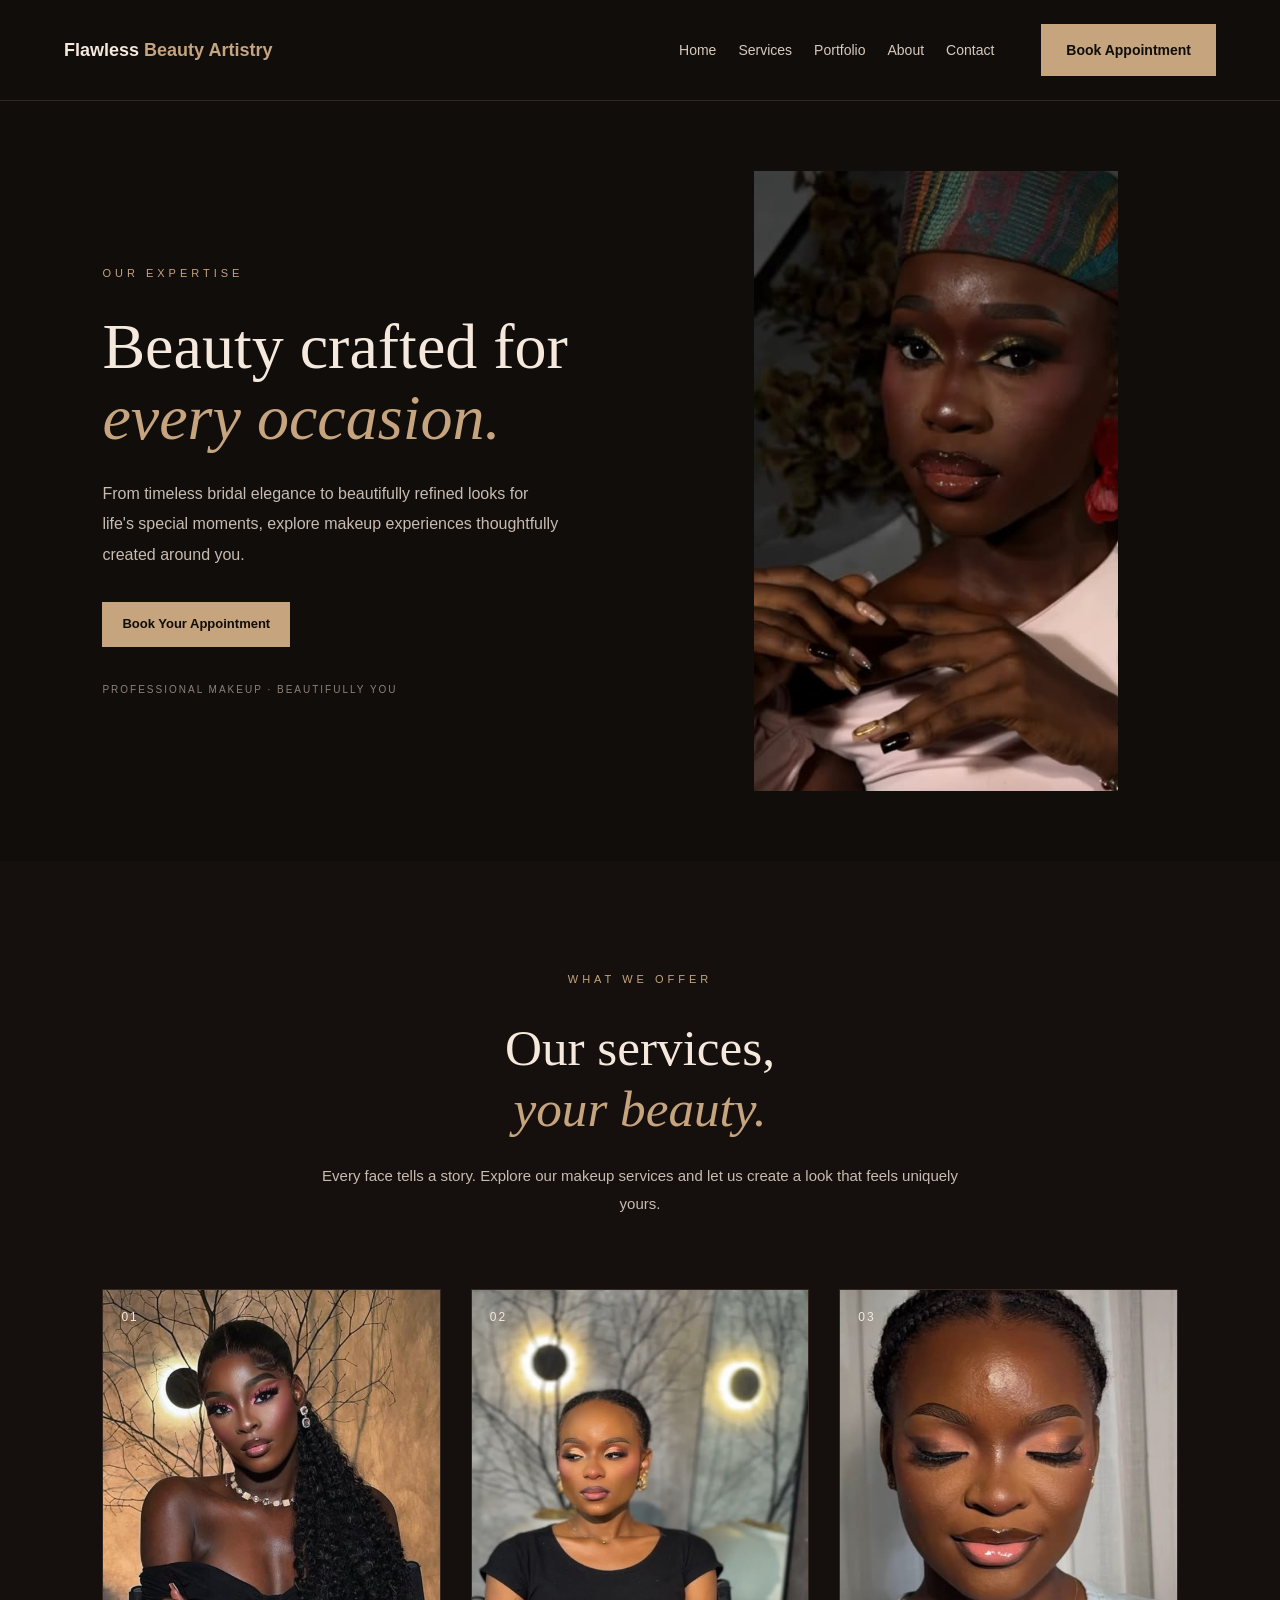
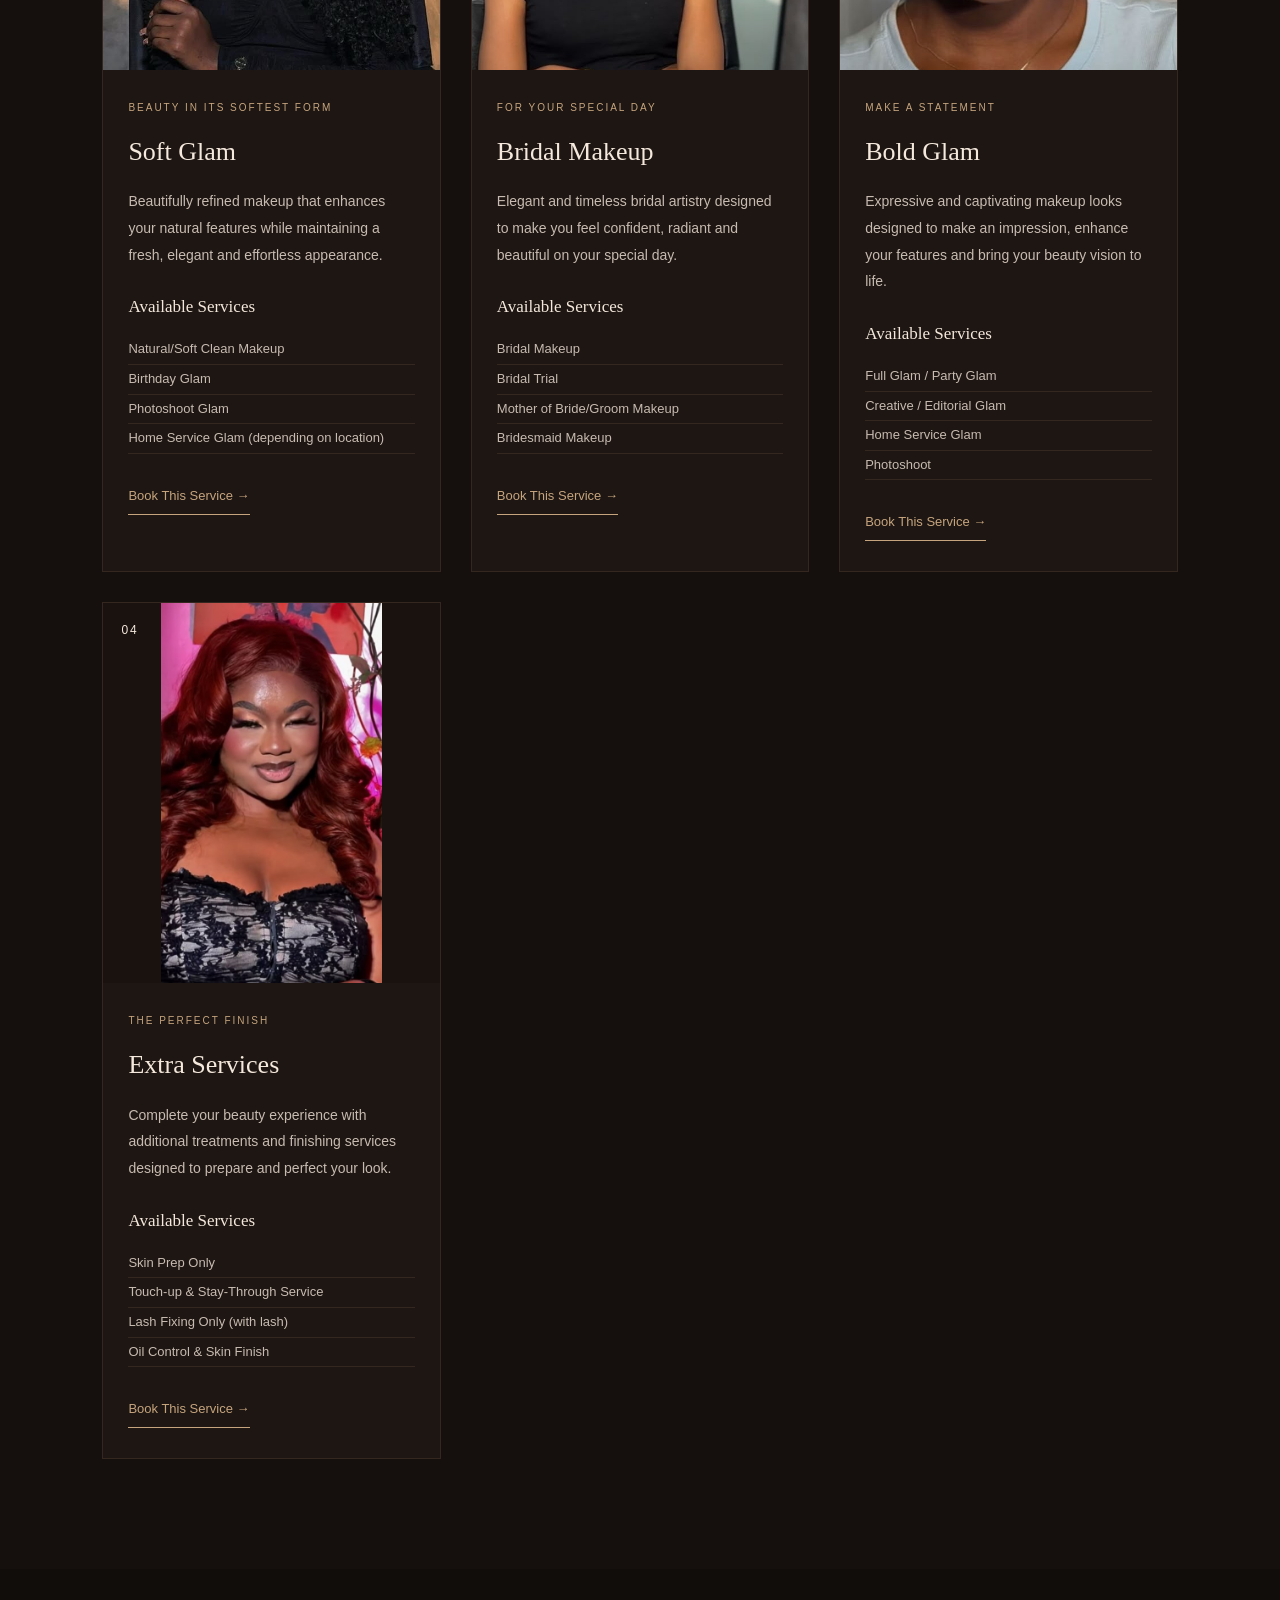
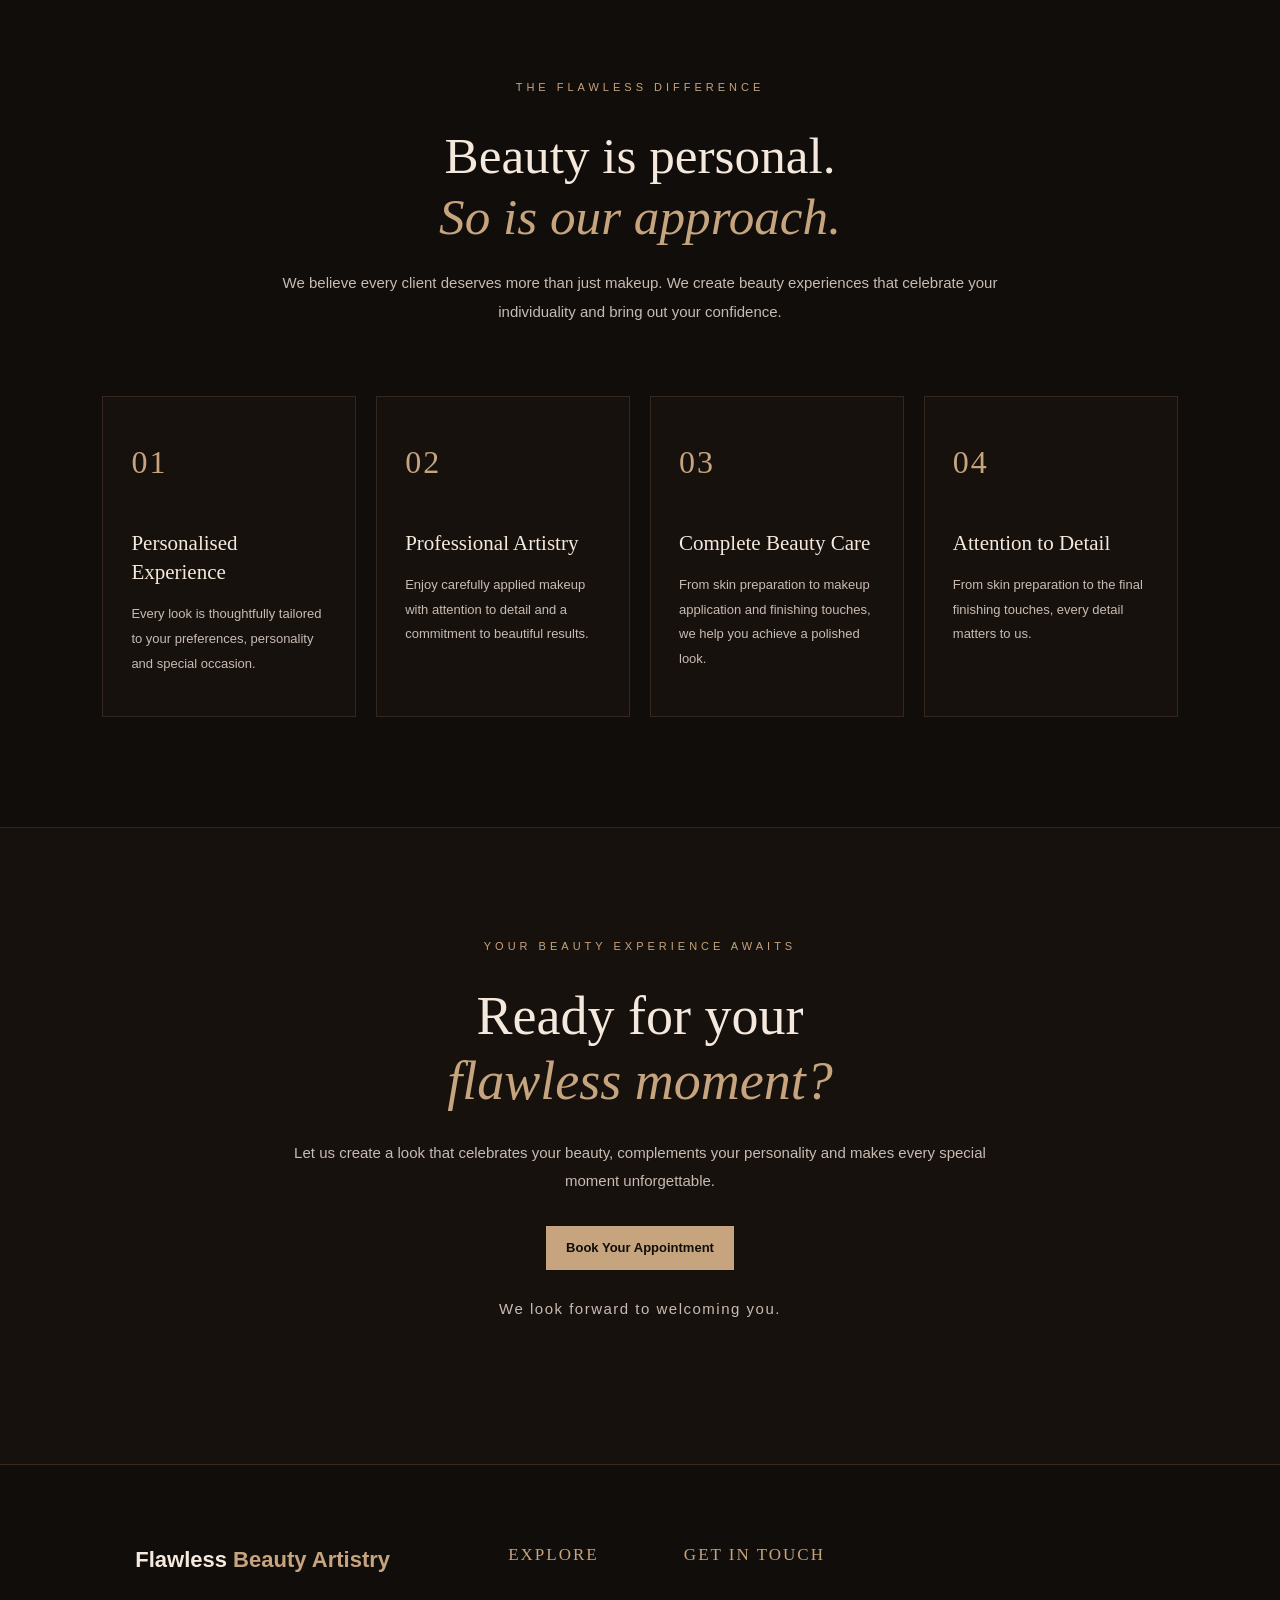
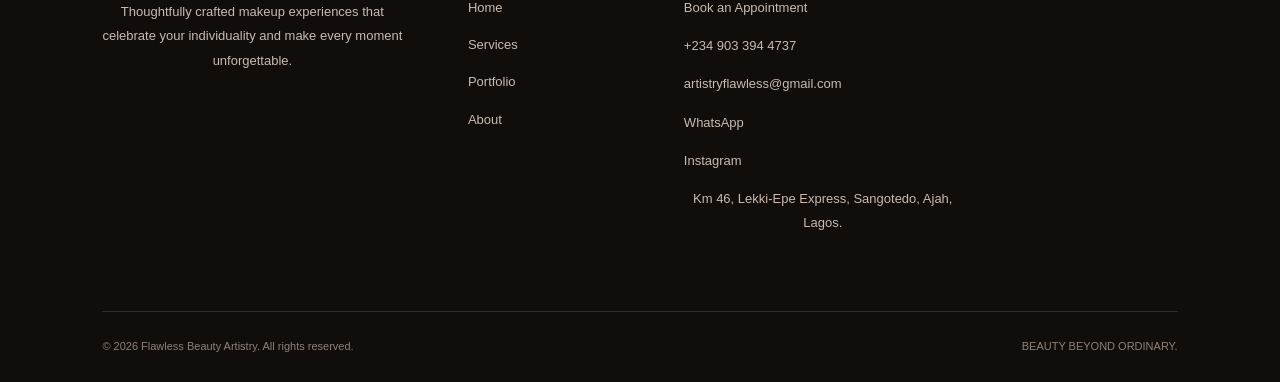
<file: services.html>
<!DOCTYPE html>
<html lang="en">

<head>
  <meta charset="UTF-8">
  <meta name="viewport" content="width=device-width, initial-scale=1.0">

  <link rel="shortcut icon" href="Flawless Beauty Artistry Logo.png" type="image/x-icon">

  <title> Our Services | Flawless Beauty Artistry </title>

  <link rel="stylesheet" href="style.css">

</head>

<body>

  <!-- WEBSITE HEADER -->

  <header class="site-header">

    <a href="index.html" class="logo">
      Flawless <span>Beauty Artistry</span>
    </a>

    <button class="menu-toggle" type="button" aria-label="Open navigation menu" aria-expanded="false"
      aria-controls="primary-navigation">

      <span></span>
      <span></span>
      <span></span>

    </button>

    <nav class="main-nav" id="primary-navigation">

      <a href="index.html">Home</a>
      <a href="services.html">Services</a>
      <a href="portfolio.html">Portfolio</a>
      <a href="about.html">About</a>
      <a href="contact.html">Contact</a>

      <a href="booking.html" class="booking-button">
        Book Appointment
      </a>

    </nav>

  </header>


  <!-- SERVICES HERO SECTION -->

  <section class="services-hero">

    <div class="services-hero-content">

      <p class="section-label">OUR EXPERTISE</p>

      <h1>
        Beauty crafted for
        <span>every occasion.</span>
      </h1>

      <p class="services-hero-description">
        From timeless bridal elegance to beautifully refined
        looks for life's special moments, explore makeup
        experiences thoughtfully created around you.
      </p>

      <a href="booking.html" class="booking-button">
        Book Your Appointment
      </a>

      <p class="services-hero-note">
        PROFESSIONAL MAKEUP · BEAUTIFULLY YOU
      </p>

    </div>

    <div class="services-hero-image">

      <img src="./Flawlwess beauty artistry images/bnWhatsApp Image 2026-10-31 at 03.20.51.jpeg"
        alt="Professional makeup artistry by Flawless Beauty Artistry">

    </div>

  </section>


  <!-- DETAILED MAKEUP SERVICES SECTION -->

  <section class="detailed-services">

    <div class="detailed-services-heading">

      <p class="section-label">WHAT WE OFFER</p>

      <h2>
        Our services,
        <span>your beauty.</span>
      </h2>

      <p>
        Every face tells a story. Explore our makeup services
        and let us create a look that feels uniquely yours.
      </p>

    </div>


    <div class="detailed-services-grid">

      <!-- BRIDAL MAKEUP -->

      <!-- SOFT GLAM -->

      <article class="detailed-service-card">

        <div class="detailed-service-image">

          <img src="./tpwhatsApp Image 2026-10-29 at 15.45.17.jpeg" alt="Soft glam makeup by Flawless Beauty Artistry">

          <span>01</span>

        </div>

        <div class="detailed-service-content">

          <p class="service-category">BEAUTY IN ITS SOFTEST FORM</p>

          <h3>Soft Glam</h3>

          <p>
            Beautifully refined makeup that enhances your natural
            features while maintaining a fresh, elegant and
            effortless appearance.
          </p>

          <h4>Available Services</h4>

          <ul>
            <li>Natural/Soft Clean Makeup</li>
            <li>Birthday Glam</li>
            <li>Photoshoot Glam</li>
            <li>Home Service Glam (depending on location)</li>
          </ul>

          <a href="booking.html" class="service-booking-link">
            Book This Service →
          </a>

        </div>

      </article>


      <!-- SPECIAL OCCASIONS -->

      <!-- BRIDAL MAKEUP -->

      <article class="detailed-service-card">


        <div class="detailed-service-image">

          <img src="./WhatsApp Image 2026-10-29 at 15.45.16.jpeg" alt="Bridal makeup by Flawless Beauty Artistry">

          <span>02</span>

        </div>

        <div class="detailed-service-content">

          <p class="service-category">FOR YOUR SPECIAL DAY</p>

          <h3>Bridal Makeup</h3>

          <p>
            Elegant and timeless bridal artistry designed to
            make you feel confident, radiant and beautiful
            on your special day.
          </p>

          <h4>Available Services</h4>

          <ul>
            <li>Bridal Makeup</li>
            <li>Bridal Trial</li>
            <li>Mother of Bride/Groom Makeup</li>
            <li>Bridesmaid Makeup</li>
          </ul>

          <a href="booking.html" class="service-booking-link">
            Book This Service →
          </a>

        </div>


      </article>



      <!-- PHOTOSHOOT MAKEUP -->

      <!-- BOLD GLAM -->

      <article class="detailed-service-card">

        <div class="detailed-service-image">

          <img src="./WhatsApp Image 2026-10-29 at 15.45np.16.jpeg" alt="Bold glam makeup by Flawless Beauty Artistry">

          <span>03</span>

        </div>

        <div class="detailed-service-content">

          <p class="service-category">MAKE A STATEMENT</p>

          <h3>Bold Glam</h3>

          <p>
            Expressive and captivating makeup looks designed
            to make an impression, enhance your features
            and bring your beauty vision to life.
          </p>

          <h4>Available Services</h4>

          <ul>
            <li>Full Glam / Party Glam</li>
            <li>Creative / Editorial Glam</li>
            <li>Home Service Glam</li>
            <li>Photoshoot</li>
          </ul>

          <a href="booking.html" class="service-booking-link">
            Book This Service →
          </a>

        </div>

      </article>


      <!-- EXTRA SERVICES -->

      <article class="detailed-service-card">

        <div class="detailed-service-image extra-service-image">

          <img src="./Flawlwess beauty artistry images/qkWhatsApp Image 2026-10-31 at 14.53.58.jpeg"
            alt="Professional beauty finishing services">

          <span>04</span>

        </div>

        <div class="detailed-service-content">

          <p class="service-category">THE PERFECT FINISH</p>

          <h3>Extra Services</h3>

          <p>
            Complete your beauty experience with additional
            treatments and finishing services designed to
            prepare and perfect your look.
          </p>

          <h4>Available Services</h4>

          <ul>
            <li>Skin Prep Only</li>
            <li>Touch-up & Stay-Through Service</li>
            <li>Lash Fixing Only (with lash)</li>
            <li>Oil Control & Skin Finish</li>
          </ul>

          <a href="booking.html" class="service-booking-link">
            Book This Service →
          </a>

        </div>

      </article>


    </div>

  </section>


  <!-- WHY CHOOSE US SECTION -->

  <section class="why-choose-us">

    <div class="why-choose-heading">

      <p class="section-label">THE FLAWLESS DIFFERENCE</p>

      <h2>
        Beauty is personal.
        <span>So is our approach.</span>
      </h2>

      <p>
        We believe every client deserves more than just makeup.
        We create beauty experiences that celebrate your
        individuality and bring out your confidence.
      </p>

    </div>


    <div class="why-choose-grid">

      <!-- BENEFIT 1 -->

      <article class="why-card">

        <span class="why-number">01</span>

        <h3>Personalised Experience</h3>

        <p>
          Every look is thoughtfully tailored to your
          preferences, personality and special occasion.
        </p>

      </article>


      <!-- BENEFIT 2 -->

      <article class="why-card">

        <span class="why-number">02</span>

        <h3>Professional Artistry</h3>

        <p>
          Enjoy carefully applied makeup with attention
          to detail and a commitment to beautiful results.
        </p>

      </article>


      <!-- BENEFIT 3 -->

      <article class="why-card">

        <span class="why-number">03</span>

        <h3>Complete Beauty Care</h3>

        <p>
          From skin preparation to makeup application and
          finishing touches, we help you achieve a polished look.
        </p>

      </article>


      <!-- BENEFIT 4 -->

      <article class="why-card">

        <span class="why-number">04</span>

        <h3>Attention to Detail</h3>

        <p>
          From skin preparation to the final finishing
          touches, every detail matters to us.
        </p>

      </article>

    </div>

  </section>


  <!-- FINAL BOOKING CTA SECTION -->

  <section class="services-booking-cta">

    <div class="services-cta-content">

      <p class="section-label">YOUR BEAUTY EXPERIENCE AWAITS</p>

      <h2>
        Ready for your
        <span>flawless moment?</span>
      </h2>

      <p>
        Let us create a look that celebrates your beauty,
        complements your personality and makes every
        special moment unforgettable.
      </p>

      <a href="booking.html" class="booking-button">
        Book Your Appointment
      </a>

      <p class="services-cta-note">
        We look forward to welcoming you.
      </p>

    </div>

  </section>

  <!-- WEBSITE FOOTER -->

  <footer class="site-footer">


    <div class="footer-main">

      <div class="footer-brand">
        <a href="index.html" class="footer-logo">
          Flawless <span>Beauty Artistry</span>
        </a>

        <p>
          Thoughtfully crafted makeup experiences that celebrate
          your individuality and make every moment unforgettable.
        </p>
      </div>

      <div class="footer-navigation">
        <h3>EXPLORE</h3>

        <a href="index.html">Home</a>
        <a href="services.html">Services</a>
        <a href="portfolio.html">Portfolio</a>
        <a href="about.html">About</a>
      </div>

      <div class="footer-contact">

        <h3>GET IN TOUCH</h3>

        <a href="booking.html">Book an Appointment</a>

        <a href="tel:+2349033944737">
          +234 903 394 4737
        </a>

        <a href="mailto:artistryflawless@gmail.com">
          artistryflawless@gmail.com
        </a>

        <a href="https://wa.me/2349033944737" target="_blank" rel="noopener noreferrer">
          WhatsApp
        </a>

        <a href="https://www.instagram.com/flawlessbeautyartistry001/" target="_blank" rel="noopener noreferrer">
          Instagram
        </a>

        <p>
          Km 46, Lekki-Epe Express,
          Sangotedo, Ajah, Lagos.
        </p>

      </div>

    </div>

    <div class="footer-bottom">
      <p>&copy; 2026 Flawless Beauty Artistry. All rights reserved.</p>

      <p>BEAUTY BEYOND ORDINARY.</p>

    </div>


  </footer>


  <script src="script.js"></script>
</body>

</html>
</file>
<file: style.css>
/* STEP 1: Basic page reset */

* {
    margin: 0;
    padding: 0;
    box-sizing: border-box;
}

/* STEP 2: Main website appearance */

body {
    background-color: #100D0B;
    color: #F5E8DC;
    font-family: Arial, sans-serif;
    line-height: 1.6;
}


/* NAVIGATION BAR */

.site-header {

    display: flex;
    flex-wrap: wrap;
    justify-content: space-between;
    align-items: center;
    padding: 24px 5%;
    border-bottom: 1px solid #33251F;
    gap: 30px;

}

.logo {

    color: #F5E8DC;
    text-decoration: none;
    font-size: 18px;
    font-weight: bold;
    white-space: nowrap;

}

.logo span {
    color: #C6A47E;
}

.main-nav {
    display: flex;
    align-items: center;
    gap: 22px;
}

.main-nav a {
    color: #D8C9BD;
    text-decoration: none;
    font-size: 14px;
    transition: color 0.3s ease;
}

.main-nav a:hover {
    color: #C6A47E;
}

.main-nav .booking-button {

    margin-left: 25px;

}

/* HEADER BOOOKING  BUTTON */

.main-nav .booking-button {
    background-color: #C6A47E;
    color: #100D0B;
    text-decoration: none;
    padding: 15px 25px;
    font-weight: bold;
    border: none;

}

.main-nav .booking-button:hover {

    background-color: #E1C6A5;
    color: #100D0B;

}

.booking-button {
    display: inline-block;
    background-color: #C6A47E;
    color: #100D0B;
    padding: 12px 20px;
    text-decoration: none;
    font-size: 13px;
    font-weight: bold;
    white-space: nowrap;
    transition: background-color 0.3s ease;
}

.booking-button:hover {
    background-color: #E1C6A5;
}

/* HERO SECTION */

.hero {
    min-height: 80vh;
    display: grid;
    grid-template-columns: 1fr 0.9fr;
    align-items: center;
    gap: 55px;
    padding: 60px 8%;

}

.hero-content {
    max-width: 600px;
}

.hero-label {
    color: #C6A47E;
    font-size: 12px;
    letter-spacing: 4px;
    margin-bottom: 25px;
}

.hero h1 {
    font-family: Georgia, serif;
    font-size: clamp(42px, 5vw, 72px);
    font-weight: normal;
    line-height: 1.08;
    letter-spacing: -1.5px;
    margin-bottom: 25px;
}

.hero h1 span {
    display: block;
    color: #C6A47E;
    font-style: italic;
}

.hero-description {
    color: #C8BBB1;
    font-size: 16px;
    line-height: 1.8;
    max-width: 440px;
    margin-bottom: 32px;
}

.hero-buttons {
    display: flex;
    align-items: center;
    flex-wrap: wrap;
    gap: 18px;
}

.secondary-button {
    color: #F5E8DC;
    text-decoration: none;
    font-size: 14px;
    border-bottom: 1px solid #C6A47E;
    padding: 10px 0;
}

.hero-note {
    margin-top: 45px;
    color: #8F8177;
    font-size: 10px;
    letter-spacing: 2px;
}

.hero-image {
    width: 100%;
    max-width: 480px;
    height: 540px;
    overflow: hidden;
    justify-self: end;
    object-fit: cover;
    /* overflow: hidden; */
}

.hero-image img {
    width: 100%;
    height: 100%;
    object-fit: cover;
    object-position: center 30%;
    display: block;

}

/* BRAND INTRODUCTION SECTION */

.brand-intro {
    padding: 110px 8%;
    background-color: #100D0B;
    text-align: center;
}

.brand-intro-content {
    max-width: 850px;
    margin: 0 auto;
}

.section-label {
    color: #C6A47E;
    font-size: 11px;
    letter-spacing: 4px;
    margin-bottom: 28px;
}

.brand-intro h2 {
    color: #F5E8DC;
    font-family: Georgia, serif;
    font-size: clamp(32px, 4vw, 52px);
    font-weight: 400;
    line-height: 1.25;
    margin-bottom: 28px;
}

.brand-intro h2 span {
    display: block;
    color: #C6A47E;
    font-style: italic;
}

.brand-description {
    max-width: 650px;
    margin: 0 auto;
    color: #C8BBB1;
    font-size: 15px;
    line-height: 1.9;
}

.brand-divider {
    width: 65px;
    height: 1px;
    background-color: #C6A47E;
    margin: 38px auto;
}

.brand-signature {
    color: #C6A47E;
    font-size: 10px;
    letter-spacing: 3px;
    line-height: 1.8;
}

/* SERVICES SECTION */

.services-section {
    padding: 110px 8%;
    background-color: #15100D;
}

.services-heading {
    max-width: 700px;
    margin: 0 auto 60px;
    text-align: center;
}

.services-heading h2 {
    color: #F5E8DC;
    font-family: Georgia, serif;
    font-size: clamp(32px, 4vw, 52px);
    font-weight: 400;
    line-height: 1.2;
    margin-bottom: 24px;
}

.services-heading h2 span {
    display: block;
    color: #C6A47E;
    font-style: italic;
}

.services-intro {
    max-width: 550px;
    margin: 0 auto;
    color: #C8BBB1;
    font-size: 15px;
    line-height: 1.9;
}

.services-grid {
    display: grid;
    grid-template-columns: repeat(3, minmax(0, 1fr));
    gap: 28px;
}

.service-card {
    min-width: 0;
}

.service-image {

    position: relative;
    width: 100%;
    height: 340px;
    overflow: hidden;
    background-color: #28201A;

}


.service-image img {

    width: 100%;
    height: 100%;
    display: block;
    object-fit: cover;
    object-position: center;

}

.service-image span {
    position: absolute;
    top: 18px;
    left: 18px;
    color: #F5E8DC;
    font-size: 12px;
    letter-spacing: 2px;
}

.service-info {
    padding: 24px 0;
}

.service-info h3 {
    color: #F5E8DC;
    font-family: Georgia, serif;
    font-size: 24px;
    font-weight: 400;
    margin-bottom: 12px;
}

.service-info p {
    color: #C8BBB1;
    font-size: 14px;
    line-height: 1.8;
}

.services-footer {
    margin-top: 35px;
    text-align: center;
}

/* PORTFOLIO SECTION */

.portfolio-section {
    padding: 110px 8%;
    background-color: #100D0B;
}

.portfolio-heading {
    max-width: 700px;
    margin: 0 auto 60px;
    text-align: center;
}

.portfolio-heading h2 {
    color: #F5E8DC;
    font-family: Georgia, serif;
    font-size: clamp(32px, 4vw, 52px);
    font-weight: 400;
    line-height: 1.2;
    margin-bottom: 24px;
}

.portfolio-heading h2 span {
    display: block;
    color: #C6A47E;
    font-style: italic;
}

.portfolio-intro {
    max-width: 550px;
    margin: 0 auto;
    color: #C8BBB1;
    font-size: 15px;
    line-height: 1.9;
}

.portfolio-grid {
    display: grid;
    grid-template-columns: repeat(3, minmax(0, 1fr));
    gap: 28px;
}

.portfolio-item {
    position: relative;
    min-width: 0;
    height: 400px;
    overflow: hidden;
    background-color: #28201A;
}

.portfolio-item img {
    width: 100%;
    height: 100%;
    display: block;
    object-fit: cover;
}

.portfolio-caption {

    position: absolute;
    right: 0;
    bottom: 0;
    left: 0;
    padding: 50px 22px 22px;
    background: linear-gradient(transparent,
            rgba(16, 13, 11, 0.95));

}

.portfolio-caption span {
    color: #C6A47E;
    font-size: 10px;
    letter-spacing: 2px;
}

.portfolio-caption h3 {
    margin-top: 10px;
    color: #F5E8DC;
    font-family: Georgia, serif;
    font-size: 24px;
    font-weight: 400;
}

.portfolio-footer {

    margin-top: 40px;
    text-align: center;

}


/* ABOUT THE ARTIST SECTION */

.about-artist {
    display: grid;
    grid-template-columns: 0.9fr 1.1fr;
    align-items: center;
    gap: 80px;
    padding: 110px 8%;
    background-color: #15100D;
}

.about-artist-image {
    height: 520px;
    overflow: hidden;
}

.about-artist-image img {
    width: 100%;
    height: 100%;
    display: block;
    object-fit: cover;
}

.about-artist-content h2 {
    margin-bottom: 28px;
    color: #F5E8DC;
    font-family: Georgia, serif;
    font-size: clamp(32px, 4vw, 48px);
    font-weight: 400;
    line-height: 1.25;
}

.about-artist-content h2 span {
    display: block;
    color: #C6A47E;
    font-style: italic;
}

.about-artist-description {
    margin-bottom: 20px;
    color: #C8BBB1;
    font-size: 15px;
    line-height: 1.9;
}

.about-artist-content .secondary-button {
    display: inline-block;
    margin-top: 14px;
}


/* BOOKING CALL-TO-ACTION SECTION */

.booking-cta {
    padding: 110px 8%;
    text-align: center;
    background-color: #211914;
}

.booking-cta h2 {
    max-width: 850px;
    margin: 0 auto 25px;
    color: #F5E8DC;
    font-family: Georgia, serif;
    font-size: clamp(32px, 4vw, 52px);
    font-weight: 400;
    line-height: 1.25;
}

.booking-cta h2 span {
    display: block;
    color: #C6A47E;
    font-style: italic;
}

.booking-cta-description {
    max-width: 600px;
    margin: 0 auto 35px;
    color: #C8BBB1;
    font-size: 15px;
    line-height: 1.9;
}

.booking-cta-button {
    display: inline-block;
    padding: 16px 28px;
    background-color: #C6A47E;
    color: #100D0B;
    text-decoration: none;
    font-size: 13px;
    font-weight: bold;
    transition: background-color 0.3s ease;
}

.booking-cta-button:hover {
    background-color: #E1C6A5;
}

.booking-cta-note {

    margin-top: 35px;
    color: #8F8177;
    font-size: 10px;
    letter-spacing: 3px;
    line-height: 1.8;

}


/* CONTACT SECTION */

.contact-section {
    padding: 110px 8%;
    text-align: center;
    background-color: #100D0B;
}

.contact-section h2 {
    max-width: 800px;
    margin: 0 auto 25px;
    color: #F5E8DC;
    font-family: Georgia, serif;
    font-size: clamp(32px, 4vw, 52px);
    font-weight: 400;
    line-height: 1.25;
}

.contact-section h2 span {
    display: block;
    color: #C6A47E;
    font-style: italic;
}

.contact-description {
    max-width: 600px;
    margin: 0 auto 35px;
    color: #C8BBB1;
    font-size: 15px;
    line-height: 1.9;
}

.contact-links {
    display: flex;
    justify-content: center;
    align-items: center;
    flex-wrap: wrap;
    gap: 18px;
}

.contact-link {
    display: inline-block;
    padding: 15px 25px;
    background-color: #C6A47E;
    color: #100D0B;
    text-decoration: none;
    font-size: 13px;
    font-weight: bold;
    transition: background-color 0.3s ease;
}

.contact-link:hover {
    background-color: #E1C6A5;
}

.secondary-contact-link {

    background-color: transparent;
    color: #F5E8DC;
    border: 1px solid #C6A47E;
    font-weight: 500;
    transition: background-color 0.3s ease color 0.3s ease border-color 0.3s ease;

}

.secondary-contact-link:hover {
    background-color: #211914;
    color: #C6A47E;
    border-color: #C6A47E;
}

.contact-note {
    margin-top: 40px;
    color: #8F8177;
    font-size: 10px;
    letter-spacing: 2px;
    line-height: 1.8;
}


/* WEBSITE FOOTER */

.site-footer {
    padding: 70px 8% 25px;
    background-color: #17110E;
    border-top: 1px solid #34271F;
}

.footer-main {
    display: grid;
    grid-template-columns: 2fr 1fr 1fr;
    gap: 60px;
    padding-bottom: 55px;
}

.footer-logo {
    display: inline-block;
    margin-bottom: 20px;
    color: #F5E8DC;
    font-size: 22px;
    font-weight: bold;
    text-decoration: none;
}

.footer-logo span {
    color: #C6A47E;
}

.footer-brand p {
    max-width: 350px;
    color: #C8BBB1;
    font-size: 14px;
    line-height: 1.9;
}

.footer-navigation h3,
.footer-contact h3 {
    margin-bottom: 22px;
    color: #C6A47E;
    font-size: 11px;
    letter-spacing: 2px;
}

.footer-navigation a,
.footer-contact a {
    display: block;
    width: fit-content;
    margin-bottom: 14px;
    color: #C8BBB1;
    font-size: 13px;
    text-decoration: none;
    transition: color 0.3s ease;
}

.footer-navigation a:hover,
.footer-contact a:hover {
    color: #C6A47E;
}

.footer-bottom {
    display: flex;
    justify-content: space-between;
    align-items: center;
    flex-wrap: wrap;
    gap: 15px;
    padding-top: 25px;
    border-top: 1px solid #34271F;
}

.footer-bottom p {
    margin: 0;
    color: #8F8177;
    font-size: 11px;
    line-height: 1.8;
}

/* HIDE HAMBURGER ON DESKTOP */

.menu-toggle {

    display: none;

}


/* RESPONSIVE LAYOUT — TABLETS AND MOBILE */

@media (max-width: 768px) {

    /* HERO SECTION */
    .hero {
        grid-template-columns: 1fr;
        gap: 40px;
        padding: 60px 6%;
    }

    .hero-image {
        height: 450px;
    }

    .hero-note {
        margin-top: 30px;
    }

    /* MOBILE HEADER */

    .site-header {
        flex-direction: row;
        flex-wrap: wrap;
        justify-content: space-between;
        align-items: center;
        gap: 20px;
        padding: 20px 6%;
    }

    /* HAMBURGER BUTTON */

    .menu-toggle {
        display: flex;
        flex-direction: column;
        justify-content: center;
        gap: 6px;
        width: 42px;
        height: 42px;
        padding: 8px;
        background: transparent;
        border: 1px solid #C6A47E;
        cursor: pointer;
    }

    .menu-toggle span {
        display: block;
        width: 100%;
        height: 2px;
        background-color: #F5E8DC;
        transition: transform 0.3s ease, opacity 0.3s ease;
    }

    /* HAMBURGER ANIMATION */

    .menu-toggle.active span:nth-child(1) {
        transform: translateY(8px) rotate(45deg);
    }

    .menu-toggle.active span:nth-child(2) {
        opacity: 0;
    }

    .menu-toggle.active span:nth-child(3) {
        transform: translateY(-8px) rotate(-45deg);
    }

    /* MOBILE NAVIGATION */

    .main-nav {
        display: none;
        flex-direction: column;
        align-items: center;
        gap: 22px;
        width: 100%;
        padding: 25px 0;
    }

    .main-nav.active {
        display: flex;
    }


    /*  BOOKING BUTTON INSIDE MENU */

    .main-nav .booking-button {
        margin: 8px auto 0;
        width: 220px;
        text-align: center;
    }

    /* BOOKING BUTTON */

    .site-header>.booking-button {
        display: block;
        margin: 0 auto;
    }

    /* SERVICES SECTION */
    .services-grid {
        grid-template-columns: repeat(2, minmax(0, 1fr));
        gap: 24px;
    }

    /* PORTFOLIO SECTION */
    .portfolio-grid {
        grid-template-columns: repeat(2, minmax(0, 1fr));
        gap: 20px;
    }

    /* ABOUT THE ARTIST */
    .about-artist {
        grid-template-columns: 1fr;
        gap: 40px;
    }

    /* FOOTER */
    .footer-main {
        grid-template-columns: repeat(2, minmax(0, 1fr));
        gap: 35px;
    }

    .footer-brand {
        grid-column: 1 / -1;
    }

}





/* SMALL MOBILE SCREENS */

@media (max-width: 480px) {


    /* HEADER */
    .site-header {

        gap: 16px;
        padding: 20px 5%;

    }

    .main-nav {
        gap: 12px 16px;
    }

    .main-nav a {
        font-size: 12px;
    }

    site-header>.booking-button {

        width: 100%;
        text-align: center;

    }

    /* HERO SECTION */
    .hero {
        padding: 45px 6%;
        gap: 30px;
    }

    .hero-image {
        height: 360px;
    }

    .hero-buttons {
        align-items: flex-start;
        gap: 16px;
    }

    /* SERVICES */
    .services-grid {
        grid-template-columns: 1fr;
    }

    /* PORTFOLIO */
    .portfolio-grid {
        grid-template-columns: 1fr;
    }

    /* BOOKING SECTION */
    .booking-cta,
    .contact-section {
        padding: 75px 6%;
    }

    /* FOOTER */
    .site-footer {
        padding: 55px 6% 25px;
    }

    .footer-main {
        grid-template-columns: 1fr;
        gap: 35px;
    }

    .footer-brand {
        grid-column: auto;
    }

    .footer-bottom {
        flex-direction: column;
        align-items: flex-start;
    }

}




/* ========================================
   BOOKING PAGE
======================================== */

.booking-hero {
    padding: 100px 8% 60px;
    text-align: center;
    background-color: #100D0B;
}

.booking-hero h1 {
    color: #F5E8DC;
    font-family: Georgia, serif;
    font-size: clamp(36px, 5vw, 58px);
    font-weight: 400;
    line-height: 1.2;
    margin-bottom: 24px;
}

.booking-hero h1 span {
    display: block;
    color: #C6A47E;
    font-style: italic;
}

.booking-intro {
    max-width: 600px;
    margin: 0 auto;
    color: #C8BBB1;
    font-size: 16px;
    line-height: 1.9;
}

.booking-form-section {
    padding: 60px 8% 100px;
    background-color: #15100D;
}

.booking-form-heading {
    max-width: 650px;
    margin: 0 auto 45px;
    text-align: center;
}

.booking-form-heading h2 {
    color: #F5E8DC;
    font-family: Georgia, serif;
    font-size: clamp(30px, 4vw, 42px);
    font-weight: 400;
    margin-bottom: 18px;
}

.booking-form-heading>p:last-child {
    color: #C8BBB1;
    font-size: 15px;
    line-height: 1.8;
}

#booking-form {
    max-width: 700px;
    margin: 0 auto;
    padding: 40px;
    background-color: #211914;
    border: 1px solid #34271F;
}


/* BOOKING PROGRESS */

.booking-progress {
    margin-bottom: 35px;
}

#step-counter {
    color: #C6A47E;
    font-size: 12px;
    letter-spacing: 2px;
    margin-bottom: 15px;
}

.progress-track {
    display: flex;
    gap: 8px;
}

.progress-segment {
    flex: 1;
    height: 3px;
    background-color: #40342C;
}

.progress-segment.active {
    background-color: #C6A47E;
}


/* INDIVIDUAL BOOKING STEPS */

.booking-step h2 {
    color: #F5E8DC;
    font-family: Georgia, serif;
    font-size: 28px;
    font-weight: 400;
    margin-bottom: 12px;
}

.booking-step>p {
    color: #C8BBB1;
    font-size: 14px;
    line-height: 1.8;
    margin-bottom: 30px;
}

/* Keep hidden steps hidden */
.booking-step[hidden] {
    display: none;
}


/* STEP NAVIGATION */

.step-navigation {
    display: flex;
    justify-content: space-between;
    gap: 15px;
    margin-top: 30px;
}

.step-navigation button {
    flex: 1;
}

.previous-step {
    padding: 16px 20px;
    background-color: transparent;
    color: #C6A47E;
    border: 1px solid #574436;
    cursor: pointer;
    font-size: 14px;
}


/* BOOKING SUMMARY */

#booking-summary {
    margin: 30px 0;
    padding: 10px 25px;
    background-color: #17110E;
    border: 1px solid #574436;
}

.summary-item {
    display: flex;
    justify-content: space-between;
    align-items: flex-start;
    gap: 25px;
    padding: 18px 0;
    border-bottom: 1px solid #34271F;
}

.summary-item:last-child {
    border-bottom: none;
}

.summary-label {
    color: #C6A47E;
    font-size: 13px;
    font-weight: 600;
    min-width: 130px;
}

.summary-value {
    color: #F5E8DC;
    font-size: 14px;
    line-height: 1.7;
    text-align: right;
    overflow-wrap: anywhere;
}



.form-group {
    margin-bottom: 25px;
}

.form-group label {
    display: block;
    margin-bottom: 10px;
    color: #F5E8DC;
    font-size: 14px;
    font-weight: 600;
}

.form-group input,
.form-group select,
.form-group textarea {
    display: block;
    width: 100%;
    padding: 14px 16px;
    background-color: #100D0B;
    color: #F5E8DC;
    border: 1px solid #574436;
    border-radius: 2px;
    font-family: Arial, sans-serif;
    font-size: 14px;
    outline: none;
}

.form-group input:focus,
.form-group select:focus,
.form-group textarea:focus {
    border-color: #C6A47E;
}

.form-group input::placeholder,
.form-group textarea::placeholder {
    color: #8F8177;
}

.form-group textarea {
    resize: vertical;
    min-height: 120px;
}

#booking-form .booking-button {
    width: 100%;
    padding: 16px 20px;
    border: none;
    cursor: pointer;
    font-size: 14px;
}

.form-note {
    margin-top: 22px;
    color: #A99A8E;
    font-size: 12px;
    line-height: 1.8;
    text-align: center;
}

.site-footer {
    padding: 35px 8%;
    background-color: #100D0B;
    color: #C8BBB1;
    text-align: center;
    font-size: 12px;
    line-height: 1.8;
}

@media (max-width: 768px) {
    .booking-hero {
        padding: 65px 6% 40px;
    }

    .booking-form-section {
        padding: 45px 6% 65px;
    }

    #booking-form {
        padding: 25px 20px;
    }

    .booking-form-heading {
        margin-bottom: 30px;
    }
}

@media (max-width: 480px) {
    #booking-form {
        padding: 22px 16px;
    }

    .form-group input,
    .form-group select,
    .form-group textarea {
        padding: 13px 12px;
    }

    /* Stack booking navigation buttons on mobile */
    .step-navigation {
        flex-direction: column;
    }

    .step-navigation button {
        width: 100%;
        flex: none;
        white-space: normal;
        overflow-wrap: anywhere;
        text-align: center;
        line-height: 1.5;

    }

}



/* ========================================
   SERVICES PAGE
======================================== */

/* SERVICES HERO SECTION */

/* SERVICES PAGE HERO */

.services-hero {

    min-height: 80vh;

    display: grid;

    grid-template-columns: 1fr 0.9fr;

    align-items: center;

    gap: 55px;

    padding: 70px 8%;

}

.services-hero-content {

    max-width: 600px;

}

.services-hero-content h1 {

    color: #F5E8DC;

    font-family: Georgia, serif;

    font-size: clamp(42px, 5vw, 68px);

    font-weight: 400;

    line-height: 1.12;

    margin-bottom: 25px;

}

.services-hero-content h1 span {

    display: block;

    color: #C6A47E;

    font-style: italic;

}

.services-hero-description {

    color: #C8BBB1;

    font-size: 16px;

    line-height: 1.9;

    max-width: 460px;

    margin-bottom: 32px;

}

.services-hero-note {

    margin-top: 35px;

    color: #8F8177;

    font-size: 10px;

    letter-spacing: 2px;

}

.services-hero-image {

    width: 100%;

    height: 540px;

    overflow: hidden;

}

.services-hero-image img {

    width: 100%;

    height: 100%;

    object-fit: cover;

    display: block;

}


/* ========================================
   DETAILED SERVICES SECTION
======================================== */

.detailed-services {
    padding: 110px 8%;
    background-color: #15100D;
}

/* SECTION HEADING */

.detailed-services-heading {
    max-width: 650px;
    margin: 0 auto 70px;
    text-align: center;
}

.detailed-services-heading h2 {
    color: #F5E8DC;
    font-family: Georgia, serif;
    font-size: clamp(36px, 4vw, 52px);
    font-weight: 400;
    line-height: 1.2;
    margin-bottom: 22px;
}

.detailed-services-heading h2 span {
    display: block;
    color: #C6A47E;
    font-style: italic;
}

.detailed-services-heading>p:last-child {
    color: #C8BBB1;
    font-size: 15px;
    line-height: 1.9;
}

/* SERVICES GRID */

.detailed-services-grid {
    display: grid;
    grid-template-columns: repeat(3, minmax(0, 1fr));
    gap: 30px;
}

/* INDIVIDUAL SERVICE CARD */

.detailed-service-card {
    min-width: 0;
    background-color: #1D1612;
    border: 1px solid #34271F;
}

/* SERVICE IMAGE */

.detailed-service-image {
    position: relative;
    height: 380px;
    overflow: hidden;
}

.detailed-service-image img {
    width: 100%;
    height: 100%;
    display: block;
    object-fit: cover;
    transition: transform 0.5s ease;
}

.detailed-service-card:hover .detailed-service-image img {
    transform: scale(1.04);
}

.detailed-service-image span {
    position: absolute;
    top: 18px;
    left: 18px;
    color: #F5E8DC;
    font-size: 12px;
    letter-spacing: 2px;
}


/* SPECIAL DISPLAY FOR EXTRA SERVICES IMAGE */

.extra-service-image img {
    object-fit: contain;
    background-color: #1A120F;
}


/* SERVICE INFORMATION */

.detailed-service-content {
    padding: 30px 25px;
}

.service-category {
    color: #C6A47E;
    font-size: 10px;
    letter-spacing: 2px;
    margin-bottom: 15px;
}

.detailed-service-content h3 {
    color: #F5E8DC;
    font-family: Georgia, serif;
    font-size: 26px;
    font-weight: 400;
    margin-bottom: 16px;
}

.detailed-service-content>p:not(.service-category) {
    color: #C8BBB1;
    font-size: 14px;
    line-height: 1.9;
    margin-bottom: 25px;
}

.detailed-service-content h4 {
    color: #F5E8DC;
    font-family: Georgia, serif;
    font-size: 17px;
    font-weight: 400;
    margin-bottom: 15px;
}

/* SERVICE LIST */

.detailed-service-content ul {
    list-style: none;
    padding: 0;
    margin-bottom: 28px;
}

.detailed-service-content li {
    color: #C8BBB1;
    font-size: 13px;
    line-height: 2.2;
    border-bottom: 1px solid #34271F;
}

/* BOOKING LINK */

.service-booking-link {
    display: inline-block;
    color: #C6A47E;
    text-decoration: none;
    font-size: 13px;
    border-bottom: 1px solid #C6A47E;
    padding-bottom: 7px;
    transition: color 0.3s ease;
}

.service-booking-link:hover {

    color: #F5E8DC;

}


/* ========================================
   WHY CHOOSE US SECTION
======================================== */

.why-choose-us {
    padding: 110px 8%;
    background-color: #100D0B;
}

/* SECTION HEADING */

.why-choose-heading {
    max-width: 750px;
    margin: 0 auto 70px;
    text-align: center;
}

.why-choose-heading h2 {
    color: #F5E8DC;
    font-family: Georgia, serif;
    font-size: clamp(36px, 4vw, 52px);
    font-weight: 400;
    line-height: 1.2;
    margin-bottom: 22px;
}

.why-choose-heading h2 span {
    display: block;
    color: #C6A47E;
    font-style: italic;
}

.why-choose-heading>p:last-child {
    color: #C8BBB1;
    font-size: 15px;
    line-height: 1.9;
}

/* BENEFITS GRID */

.why-choose-grid {
    display: grid;
    grid-template-columns: repeat(4, minmax(0, 1fr));
    gap: 20px;
}

/* INDIVIDUAL BENEFIT CARD */

.why-card {
    padding: 40px 28px;
    min-height: 270px;
    display: flex;
    flex-direction: column;
    background-color: #17110E;
    border: 1px solid #34271F;
    transition: transform 0.3s ease, border-color 0.3s ease, background-color 0.3s ease;
}

.why-card:hover {
    transform: translateY(-6px);
    border-color: #C6A47E;
    background-color: #211914;
}

/* CARD NUMBER */

.why-number {
    display: block;
    color: #C6A47E;
    font-family: Georgia, serif;
    font-size: 32px;
    margin-bottom: 40px;
    letter-spacing: 2px;
}

/* CARD HEADING */

.why-card h3 {
    color: #F5E8DC;
    font-family: Georgia, serif;
    font-size: 21px;
    font-weight: 400;
    line-height: 1.4;
    margin-bottom: 15px;
}

/* CARD DESCRIPTION */

.why-card p {
    color: #C8BBB1;
    font-size: 13px;
    line-height: 1.9;
}


/* ========================================
   SERVICES BOOKING CTA
======================================== */

.services-booking-cta {
    padding: 110px 8%;
    background-color: #17110E;
    text-align: center;
    border-top: 1px solid #34271F;
}

.services-cta-content {
    max-width: 750px;
    margin: 0 auto;
}

.services-cta-content h2 {
    color: #F5E8DC;
    font-family: Georgia, serif;
    font-size: clamp(36px, 5vw, 54px);
    font-weight: 400;
    line-height: 1.2;
    margin-bottom: 25px;
}

.services-cta-content h2 span {
    display: block;
    color: #C6A47E;
    font-style: italic;
}

.services-cta-content>p:not(.section-label) {
    color: #C8BBB1;
    font-size: 15px;
    line-height: 1.9;
    margin-bottom: 30px;
}

.services-cta-content .booking-button {
    display: inline-block;
}

.services-cta-note {
    margin-top: 25px;
    color: #8F8177;
    font-size: 11px;
    letter-spacing: 1.5px;
}



@media (max-width: 768px) {

    /* SERVICES PAGE HERO */

    .services-hero {
        grid-template-columns: 1fr;
        gap: 40px;
        padding: 60px 6%;
    }

    .services-hero-image {

        height: 450px;
    }


}



@media (max-width: 480px) {

    /* SERVICES PAGE HERO */

    .services-hero {
        padding: 45px 6%;
        gap: 30px;
    }

    .services-hero-image {
        height: 360px;
    }
}


/* DESKTOP SERVICES HERO IMAGE FIX */

@media (min-width: 769px) {

    .services-hero-image {
        height: auto;
        overflow: visible;
    }

    .services-hero-image img {

        width: 100%;
        height: auto;
        max-height: 620px;
        object-fit: contain;
        display: block;

    }

}


/* DETAILED SERVICES RESPONSIVENESS */

@media (max-width: 900px) {

    .detailed-services-grid {
        grid-template-columns: repeat(2, minmax(0, 1fr));
    }

}

@media (max-width: 600px) {

    .detailed-services {
        padding: 75px 6%;
    }

    .detailed-services-heading {
        margin-bottom: 45px;
    }

    .detailed-services-grid {
        grid-template-columns: 1fr;
        gap: 30px;
    }

    .detailed-service-image {
        height: 420px;
    }

    .detailed-service-content {
        padding: 25px 20px;
    }

}


/* WHY CHOOSE US RESPONSIVENESS */

/* WHY CHOOSE US */

@media (max-width: 900px) {

    .why-choose-grid {
        grid-template-columns: repeat(2, minmax(0, 1fr));
        gap: 20px;
    }

    .why-choose-us {
        padding: 80px 6%;
    }

    .why-card {
        min-height: 250px;
    }


    /* SERVICES BOOKING CTA */


    .services-booking-cta {
        padding: 80px 6%;

    }

}

@media (max-width: 600px) {

    .why-choose-us {
        padding: 65px 6%;
    }

    .why-choose-heading {
        margin-bottom: 45px;
    }

    .why-choose-grid {
        grid-template-columns: 1fr;
        /* gap: 18px; */

    }

    .why-card {
        padding: 30px 25px;
    }

    .why-number {
        margin-bottom: 22px;
    }


    /* SERVICES BOOKING CTA */

    .services-booking-cta {
        padding: 65px 6%;

    }

}


/* ========================================
   ABOUT PAGE
======================================== */

/* ABOUT HERO SECTION */

.about-hero {
    min-height: 85vh;
    display: grid;
    grid-template-columns: 1fr 0.9fr;
    align-items: center;
    gap: 55px;
    padding: 70px 8%;
    background-color: #100D0B;
}

/* HERO CONTENT */

.about-hero-content {
    max-width: 600px;
}

.about-hero-content h1 {
    color: #F5E8DC;
    font-family: Georgia, serif;
    font-size: clamp(42px, 5vw, 68px);
    font-weight: 400;
    line-height: 1.12;
    margin-bottom: 25px;
}

.about-hero-content h1 span {
    display: block;
    color: #C6A47E;
    font-style: italic;
}

.about-hero-description {
    color: #C8BBB1;
    font-size: 15px;
    line-height: 1.9;
    margin-bottom: 28px;
}

.about-hero-note {
    margin-top: 30px;
    color: #8F8177;
    font-size: 10px;
    letter-spacing: 2px;
}

/* HERO IMAGE */

/* .about-hero-image {
    width: 100%;
    max-width: 320px;
    height: auto;
    margin-left: auto; */
/* overflow: hidden; */

/* } */

/* .about-hero-image img {

    width: 100%;
    height: auto;
    object-fit: contain;
    display: block;

} */


.about-hero-image {

    width: 100%;

    height: 540px;

    overflow: hidden;

}

.about-hero-image img {

    width: 100%;

    height: 100%;

    object-fit: cover;

    display: block;

}


/* ========================================
   THE FLAWLESS APPROACH SECTION
======================================== */

.flawless-approach {
    padding: 110px 8%;
    background-color: #100D0B;
}

/* SECTION HEADING */

.approach-heading {
    max-width: 750px;
    margin: 0 auto 70px;
    text-align: center;
}

.approach-heading h2 {
    color: #F5E8DC;
    font-family: Georgia, serif;
    font-size: clamp(36px, 4vw, 52px);
    font-weight: 400;
    line-height: 1.2;
    margin-bottom: 22px;
}

.approach-heading h2 span {
    display: block;
    color: #C6A47E;
    font-style: italic;
}

.approach-heading>p:last-child {
    color: #C8BBB1;
    font-size: 15px;
    line-height: 1.9;
}

/* APPROACH GRID */

.approach-grid {
    display: grid;
    grid-template-columns: repeat(3, minmax(0, 1fr));
    gap: 22px;
}

/* INDIVIDUAL CARDS */

.approach-card {
    padding: 40px 30px;
    background-color: #17110E;
    border: 1px solid #34271F;
    transition: transform 0.3s ease,
        border-color 0.3s ease;
}

.approach-card:hover {
    transform: translateY(-6px);
    border-color: #C6A47E;
}

/* CARD NUMBERS */

.approach-number {
    display: block;
    color: #C6A47E;
    font-family: Georgia, serif;
    font-size: 30px;
    margin-bottom: 35px;
}

/* CARD HEADINGS */

.approach-card h3 {
    color: #F5E8DC;
    font-family: Georgia, serif;
    font-size: 22px;
    font-weight: 400;
    margin-bottom: 15px;
}

/* CARD DESCRIPTIONS */

.approach-card p {
    color: #C8BBB1;
    font-size: 13px;
    line-height: 1.9;
}


/* ========================================
   ARTIST PHILOSOPHY SECTION
======================================== */

.artist-philosophy {
    display: grid;
    grid-template-columns: 1fr 1fr;
    align-items: center;
    gap: 90px;
    padding: 110px 8%;
    background-color: #100D0B;
}

/* IMAGE */

.artist-philosophy-image {
    width: 100%;
    display: flex;
    justify-content: center;
}

.artist-philosophy-image img {
    width: 100%;
    height: 540px;
    object-fit: cover;
    display: block;
}

/* CONTENT */

.artist-philosophy-content {
    max-width: 550px;
}

.artist-philosophy-content h2 {
    color: #F5E8DC;
    font-family: Georgia, serif;
    font-size: clamp(36px, 4vw, 52px);
    font-weight: 400;
    line-height: 1.2;
    margin-bottom: 25px;
}

.artist-philosophy-content h2 span {
    display: block;
    color: #C6A47E;
    font-style: italic;
}

.artist-philosophy-content>p:not(.section-label):not(.artist-philosophy-note) {
    color: #C8BBB1;
    font-size: 14px;
    line-height: 1.9;
    margin-bottom: 18px;
}

.artist-philosophy-note {
    color: #C6A47E;
    font-size: 11px;
    letter-spacing: 2px;
    margin-top: 30px;

}



/* DESKTOP ABOUT HERO IMAGE FIX */

@media (min-width: 769px) {

    .about-hero-image {
        height: auto;
        overflow: visible;
    }

    .about-hero-image img {

        width: 100%;
        height: auto;
        max-height: 620px;
        object-fit: contain;
        display: block;

    }

}


/* DESKTOP ARTIST PHILOSOPHY IMAGE FIX */

@media (min-width: 769px) {

    .artist-philosophy-image {
        height: auto;
        overflow: visible;
    }

    .artist-philosophy-image img {

        width: 100%;
        height: auto;
        max-height: 620px;
        object-fit: contain;
        display: block;

    }

}

@media (max-width: 900px) {

    /* FLAWLESS APPROACH TABLET */

    .flawless-approach {
        padding: 85px 6%;
    }

    .approach-grid {
        grid-template-columns: repeat(2, minmax(0, 1fr));
        gap: 18px;
    }



    .artist-philosophy {
        grid-template-columns: 1fr;
        gap: 45px;
    }

    .artist-philosophy-image {
        max-width: 520px;
        margin: 0 auto;
    }

    .artist-philosophy-content {
        max-width: 650px;
        margin: 0 auto;
    }

}


@media (max-width: 600px) {

    /* FLAWLESS APPROACH MOBILE */

    .flawless-approach {
        padding: 65px 6%;
    }

    .approach-heading {
        margin-bottom: 40px;
    }

    .approach-grid {
        grid-template-columns: 1fr;
        gap: 16px;
    }

    .approach-card {
        padding: 30px 25px;
    }

    .approach-number {
        margin-bottom: 22px;
    }

    .artist-philosophy {
        padding: 65px 6%;
        gap: 35px;
    }

    .artist-philosophy-image img {
        height: auto;
        max-height: 520px;
        object-fit: contain;
    }

    /* ABOUT HERO MOBILE */

.about-hero {
    min-height: auto;
    grid-template-columns: 1fr;
    gap: 35px;
    padding: 65px 6%;
}

.about-hero-content {
    max-width: 100%;
}

.about-hero-content h1 {
    font-size: clamp(38px, 9vw, 48px);
    line-height: 1.15;
}

.about-hero-description {
    font-size: 14px;
    line-height: 1.9;
}

.about-hero-image {
    width: 100%;
    height: auto;
    overflow: hidden;
}

.about-hero-image img {
    width: 100%;
    height: auto;
    max-height: 520px;
    object-fit: cover;
    display: block;
}

}


/* ========================================
   CONTACT PAGE
======================================== */

/* CONTACT HERO */

.contact-hero {
    padding: 120px 8%;
    min-height: 580px;
    display: flex;
    align-items: center;
    justify-content: center;
    text-align: center;
}

.contact-hero-content {
    width: 100%;
    max-width: 850px;
    margin: 0 auto;
}

.contact-hero h1 {
    color: #F5E8DC;
    font-family: Georgia, serif;
    font-size: 64px;
    font-weight: 400;
    line-height: 1.15;
    margin: 25px 0;
}

.contact-hero h1 span {
    display: block;
    color: #C6A47E;
    font-style: italic;
}

.contact-hero-description {
    color: #C8BBB1;
    font-size: 15px;
    line-height: 1.9;
    max-width: 620px;
    margin: 0 auto;
}

.contact-hero-note {
    color: #C6A47E;
    font-size: 10px;
    letter-spacing: 2.5px;
    margin-top: 35px;
}


/* CONTACT INFORMATION SECTION */

.contact-information {
    padding: 100px 8%;
    background: #100D0B;
}

.contact-information-heading {
    max-width: 750px;
    margin: 0 auto 65px;
    text-align: center;
}

.contact-information-heading h2 {
    color: #F5E8DC;
    font-family: Georgia, serif;
    font-size: 46px;
    font-weight: 400;
    line-height: 1.2;
    margin: 20px 0;
}

.contact-information-heading h2 span {
    display: block;
    color: #C6A47E;
    font-style: italic;
}

.contact-information-heading>p:last-child {
    color: #C8BBB1;
    font-size: 14px;
    line-height: 1.8;
}


/* CONTACT CARDS GRID */

.contact-grid {
    display: grid;
    grid-template-columns: repeat(3, minmax(0, 1fr));
    gap: 22px;
    max-width: 1200px;
    margin: 0 auto;
}


/* INDIVIDUAL CONTACT CARD */

.contact-card {
    padding: 38px 32px;
    background: #17110E;
    border: 1px solid #35271F;
    transition: border-color 0.3s ease, transform 0.3s ease;
}

.contact-card:hover {
    border-color: #C6A47E;
    transform: translateY(-5px);
}

.contact-card-number {
    display: block;
    color: #C6A47E;
    font-family: Georgia, serif;
    font-size: 24px;
    margin-bottom: 35px;
}

.contact-card h3 {
    color: #F5E8DC;
    font-family: Georgia, serif;
    font-size: 23px;
    font-weight: 400;
    margin-bottom: 15px;
}

.contact-card p {
    color: #C8BBB1;
    font-size: 13px;
    line-height: 1.9;
    margin-bottom: 25px;
}

.contact-card a {
    color: #C6A47E;
    font-size: 13px;
    text-decoration: none;
    transition: color 0.3s ease;
}

.contact-card a:hover {
    color: #F5E8DC;
}


/* =================================
   STUDIO POLICIES SECTION
================================= */

.studio-policies {
    padding: 110px 8%;
    background: #100D0B;
}

.studio-policies-heading {
    max-width: 720px;
    margin: 0 auto 65px;
    text-align: center;
}

.studio-policies-heading h2 {
    color: #F5E8DC;
    font-family: Georgia, serif;
    font-size: 46px;
    font-weight: 400;
    line-height: 1.2;
    margin-bottom: 22px;
}

.studio-policies-heading h2 span {
    display: block;
    color: #C6A47E;
    font-style: italic;
}

.studio-policies-heading>p:last-child {
    color: #C8BBB1;
    font-size: 14px;
    line-height: 1.9;
}


/* POLICY GRID */

.policies-grid {
    display: grid;
    grid-template-columns: repeat(3, minmax(0, 1fr));
    gap: 20px;
}


/* POLICY CARDS */

.policy-card {
    background: #17110E;
    border: 1px solid #382A21;
    padding: 38px 30px;
    transition: border-color 0.3s ease,
        transform 0.3s ease;
}

.policy-card:hover {
    border-color: #C6A47E;
    transform: translateY(-5px);
}

.policy-number {
    display: block;
    color: #C6A47E;
    font-family: Georgia, serif;
    font-size: 25px;
    margin-bottom: 30px;
}

.policy-card h3 {
    color: #F5E8DC;
    font-family: Georgia, serif;
    font-size: 21px;
    font-weight: 400;
    margin-bottom: 16px;
}

.policy-card p {
    color: #C8BBB1;
    font-size: 13px;
    line-height: 1.9;
}


/* =================================
   CONTACT PAGE FOOTER
================================= */

.site-footer {
    background: #100D0B;
    border-top: 1px solid #382A21;
    padding: 75px 8% 25px;
}

/* FOOTER MAIN GRID */

.footer-main {
    display: grid;
    grid-template-columns: 1.5fr 0.8fr 1.3fr 0.8fr;
    gap: 45px;
    padding-bottom: 65px;
}

/* BRAND */

.footer-brand h2 {
    color: #F5E8DC;
    font-family: Georgia, serif;
    font-size: 25px;
    font-weight: 400;
    margin-bottom: 20px;
}

.footer-brand h2 span {
    color: #C6A47E;
}

.footer-brand p {
    color: #C8BBB1;
    font-size: 13px;
    line-height: 1.9;
    max-width: 300px;
}

.footer-brand .footer-tagline {
    color: #C6A47E;
    font-size: 10px;
    letter-spacing: 2px;
    margin-top: 22px;
}

/* FOOTER HEADINGS */

.footer-main h3 {
    color: #C6A47E;
    font-family: Georgia, serif;
    font-size: 17px;
    font-weight: 400;
    margin-bottom: 25px;
}

/* FOOTER LINKS */

.footer-links,
.footer-contact,
.footer-social {
    display: flex;
    flex-direction: column;
    align-items: flex-start;
}

.footer-links a,
.footer-contact a,
.footer-social a {
    color: #C8BBB1;
    text-decoration: none;
    font-size: 13px;
    margin-bottom: 15px;
    transition: color 0.3s ease;
}

.footer-links a:hover,
.footer-contact a:hover,
.footer-social a:hover {
    color: #C6A47E;
}

/* CONTACT TEXT */

.footer-contact p {
    color: #C8BBB1;
    font-size: 13px;
    line-height: 1.8;
    margin-bottom: 12px;
}

/* FOOTER BOTTOM */

.footer-bottom {
    border-top: 1px solid #382A21;
    padding-top: 25px;

    display: flex;
    justify-content: space-between;
    align-items: center;
    gap: 20px;
}

.footer-bottom p {
    color: #8F8177;
    font-size: 11px;
}


/* CONTACT PAGE RESPONSIVE DESIGN */


@media (max-width: 900px) {

    .contact-hero {
        padding: 100px 6%;
    }

    .contact-hero h1 {
        font-size: 52px;
    }

    .contact-grid {
        grid-template-columns: repeat(2, minmax(0, 1fr));
        gap: 18px;
    }

    .studio-policies {
        padding: 85px 6%;
    }

    .policies-grid {
        grid-template-columns: repeat(2, minmax(0, 1fr));
        gap: 18px;
    }

    .footer-main {
        grid-template-columns: repeat(2, 1fr);
        gap: 40px;
    }

}

@media (max-width: 600px) {

    .contact-hero {
        padding: 80px 6%;
        min-height: auto;
    }

    .contact-hero h1 {
        font-size: 40px;
    }

    .contact-hero-description {
        font-size: 14px;
    }

    .contact-information {
        padding: 75px 6%;
    }

    .contact-information-heading {
        margin-bottom: 40px;
    }

    .contact-information-heading h2 {
        font-size: 36px;
    }

    .contact-grid {
        grid-template-columns: 1fr;
        gap: 16px;
    }

    .contact-card {
        padding: 30px 25px;
    }


    .studio-policies {
        padding: 70px 6%;
    }

    .studio-policies-heading {
        margin-bottom: 40px;
    }

    .studio-policies-heading h2 {
        font-size: 34px;
    }

    .policies-grid {
        grid-template-columns: 1fr;
        gap: 16px;
    }

    .policy-card {
        padding: 30px 25px;
    }

    .site-footer {
        padding: 65px 6% 25px;
    }

    .footer-main {
        grid-template-columns: 1fr;
        gap: 35px;
    }

    .footer-bottom {
        flex-direction: column;
        align-items: flex-start;
        gap: 12px;
    }


}



/* =================================
   PORTFOLIO PAGE 
================================= */

/* PORTFOLIO INTRODUCTION */

.portfolio-hero {
    padding: 110px 8% 70px;
    background-color: #100D0B;
    text-align: center;
}

.portfolio-hero-content {
    max-width: 850px;
    margin: 0 auto;
}

.portfolio-hero h1 {
    color: #F5E8DC;
    font-family: Georgia, serif;
    font-size: clamp(36px, 5vw, 60px);
    font-weight: 400;
    line-height: 1.2;
    margin-bottom: 25px;
}

.portfolio-hero h1 span {
    display: block;
    color: #C6A47E;
    font-style: italic;
}

.portfolio-hero-content>p:not(.section-label) {
    color: #C8BBB1;
    font-size: 15px;
    line-height: 1.9;
    max-width: 650px;
    margin: 0 auto;
}


/* PORTFOLIO GALLERY */

.portfolio-gallery {
    padding: 80px 8% 110px;
    background-color: #100D0B;
}

.portfolio-gallery-heading {
    text-align: center;
    max-width: 750px;
    margin: 0 auto 60px;
}

.portfolio-gallery-heading h2 {
    color: #F5E8DC;
    font-family: Georgia, serif;
    font-size: clamp(32px, 4vw, 48px);
    font-weight: 400;
    line-height: 1.3;
    margin-bottom: 20px;
}

.portfolio-gallery-heading h2 span {
    display: block;
    color: #C6A47E;
    font-style: italic;
}

.portfolio-gallery-heading>p:not(.section-label) {
    color: #C8BBB1;
    font-size: 14px;
    line-height: 1.9;
}

.portfolio-grid {
    display: grid;
    grid-template-columns: repeat(4, minmax(0, 1fr));
    gap: 20px;
}

.portfolio-item {
    margin: 0;
    width: 100%;
    aspect-ratio: 4 / 5;
    overflow: hidden;
    background-color: #17110E;
}

.portfolio-item img {
    width: 100%;
    height: 100%;
    display: block;
    object-fit: cover;
    object-position: center;
    transition: transform 0.5s ease;
}

.portfolio-item:hover img {
    transform: scale(1.05);
}


/* PORTFOLIO BOOKING CTA */

.portfolio-booking-cta {
    padding: 110px 8%;
    background-color: #17110E;
    text-align: center;
    border-top: 1px solid #40342C;
}

.portfolio-booking-content {
    max-width: 750px;
    margin: 0 auto;
}

.portfolio-booking-content h2 {
    color: #F5E8DC;
    font-family: Georgia, serif;
    font-size: clamp(36px, 5vw, 56px);
    font-weight: 400;
    line-height: 1.2;
    margin-bottom: 25px;
}

.portfolio-booking-content h2 span {
    display: block;
    color: #C6A47E;
    font-style: italic;
}

.portfolio-booking-content>p:not(.section-label):not(.portfolio-cta-note) {
    color: #C8BBB1;
    font-size: 14px;
    line-height: 1.9;
    margin-bottom: 30px;
}

.portfolio-cta-note {
    color: #C6A47E;
    font-size: 11px;
    letter-spacing: 1px;
    margin-top: 25px;
}



/* =================================
   PORTFOLIO TABLET RESPONSIVENESS
================================= */

@media (max-width: 900px) {

    /* PORTFOLIO INTRODUCTION */

    .portfolio-hero {
        padding: 85px 6% 60px;
    }

    /* PORTFOLIO GALLERY */

    .portfolio-gallery {
        padding: 65px 6% 85px;
    }

    .portfolio-grid {
        grid-template-columns: repeat(2, minmax(0, 1fr));
        gap: 18px;
    }

    .portfolio-gallery-heading {
        margin-bottom: 45px;
    }

    /* PORTFOLIO BOOKING CTA */

    .portfolio-booking-cta {
        padding: 85px 6%;
    }

}



/* =================================
   PORTFOLIO MOBILE RESPONSIVENESS
================================= */

@media (max-width: 600px) {

    /* PORTFOLIO INTRODUCTION */

    .portfolio-hero {
        padding: 75px 6% 50px;
    }

    .portfolio-hero h1 {
        font-size: clamp(32px, 9vw, 42px);
    }

    .portfolio-hero-content>p:not(.section-label) {
        font-size: 14px;
    }

    /* PORTFOLIO GALLERY */

    .portfolio-gallery {
        padding: 55px 6% 70px;
    }

    .portfolio-gallery-heading {
        margin-bottom: 35px;
    }

    .portfolio-gallery-heading h2 {
        font-size: 34px;
    }

    .portfolio-grid {
        grid-template-columns: 1fr;
        gap: 20px;
    }

    .portfolio-item {
        aspect-ratio: 4 / 5;
    }

    /* PORTFOLIO BOOKING CTA */

    .portfolio-booking-cta {
        padding: 70px 6%;
    }

    .portfolio-booking-content h2 {
        font-size: 36px;
    }

    .portfolio-booking-content>p:not(.section-label):not(.portfolio-cta-note) {
        font-size: 13px;
    }

    .portfolio-cta-note {
        line-height: 1.8;
    }

}
</file>
